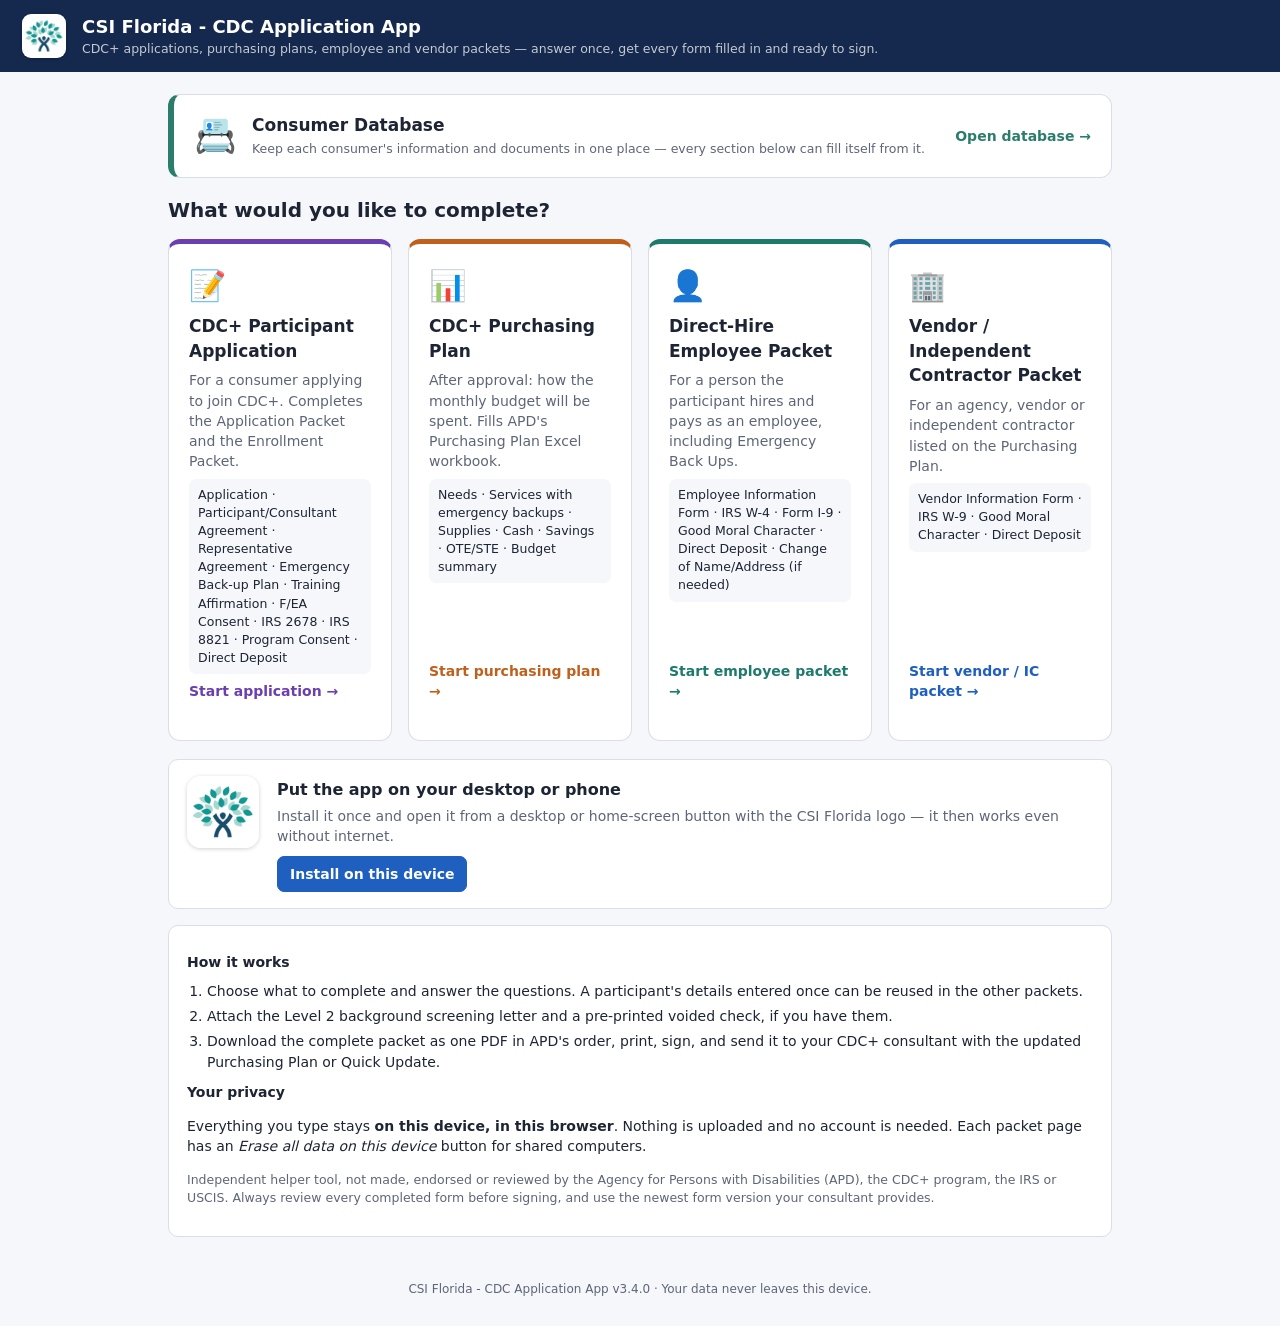
<file: index.html>
<!DOCTYPE html>
<html lang="en">
<head>
<meta charset="utf-8">
<meta name="viewport" content="width=device-width, initial-scale=1">
<title>CSI Florida - CDC Application App</title>
<meta name="description" content="Fill CDC+ provider paperwork once: Vendor / Independent Contractor packets and Direct-Hire Employee packets, ready to sign. Private: data stays on your device.">
<meta name="theme-color" content="#14294d">
<link rel="manifest" href="manifest.webmanifest">
<link rel="icon" href="favicon.ico" sizes="any">
<link rel="icon" type="image/png" sizes="32x32" href="icons/icon-32.png">
<link rel="icon" type="image/png" sizes="16x16" href="icons/icon-16.png">
<link rel="icon" type="image/png" sizes="192x192" href="icons/icon-192.png">
<link rel="apple-touch-icon" sizes="180x180" href="icons/apple-touch-icon.png">
<link rel="apple-touch-icon" sizes="152x152" href="icons/icon-152.png">
<link rel="apple-touch-icon" sizes="167x167" href="icons/icon-167.png">
<meta name="application-name" content="CSI Florida CDC">
<meta name="apple-mobile-web-app-title" content="CSI Florida CDC">
<meta name="apple-mobile-web-app-capable" content="yes">
<meta name="mobile-web-app-capable" content="yes">
<meta name="msapplication-TileColor" content="#ffffff">
<meta name="msapplication-TileImage" content="icons/icon-144.png">
<meta name="msapplication-config" content="browserconfig.xml">
<meta property="og:type" content="website">
<meta property="og:site_name" content="CSI Florida - CDC Application App">
<meta property="og:title" content="CSI Florida - CDC Application App · CSI Florida">
<meta property="og:description" content="Fill CDC+ provider paperwork once: Vendor / Independent Contractor packets and Direct-Hire Employee packets, ready to sign. Private: data stays on your device.">
<meta property="og:url" content="https://csiflorida.github.io/cdc-packet-builder/">
<meta property="og:image" content="https://csiflorida.github.io/cdc-packet-builder/icons/social-card.png">
<meta property="og:image:width" content="1200">
<meta property="og:image:height" content="630">
<meta name="twitter:card" content="summary_large_image">
<meta name="twitter:image" content="https://csiflorida.github.io/cdc-packet-builder/icons/social-card.png">
<link rel="stylesheet" href="app.css">
</head>
<body class="home">
<header>
  <img src="icons/icon-192.png" alt="CSI Florida logo" width="44" height="44" class="hdr-logo">
  <div>
    <h1>CSI Florida - CDC Application App</h1>
    <div class="sub">CDC+ applications, purchasing plans, employee and vendor packets — answer once, get every form filled in and ready to sign.</div>
  </div>
  <div class="hdr-btns"><button class="sm ghost hide" id="btnInstall">Install app</button></div>
</header>

<main class="home-wrap">
  <a class="dbbar" href="consumers.html">
    <span class="ico" aria-hidden="true">📇</span>
    <span><b>Consumer Database</b><span class="file" id="nDB">Keep each consumer's information and documents in one place — every section below can fill itself from it.</span></span>
    <span class="go">Open database →</span>
  </a>
  <h2 class="home-q">What would you like to complete?</h2>
  <div class="tiles four">
    <a class="tile t-app" href="application.html">
      <span class="tile-ico" aria-hidden="true">📝</span>
      <span class="tile-t">CDC+ Participant Application</span>
      <span class="tile-d">For a consumer applying to join CDC+. Completes the Application Packet and the Enrollment Packet.</span>
      <span class="tile-f">Application · Participant/Consultant Agreement · Representative Agreement · Emergency Back-up Plan · Training Affirmation · F/EA Consent · IRS 2678 · IRS 8821 · Program Consent · Direct Deposit</span>
      <span class="tile-go">Start application →</span>
      <span class="tile-n" id="nApp"></span>
    </a>
    <a class="tile t-pp" href="purchasing.html">
      <span class="tile-ico" aria-hidden="true">📊</span>
      <span class="tile-t">CDC+ Purchasing Plan</span>
      <span class="tile-d">After approval: how the monthly budget will be spent. Fills APD's Purchasing Plan Excel workbook.</span>
      <span class="tile-f">Needs · Services with emergency backups · Supplies · Cash · Savings · OTE/STE · Budget summary</span>
      <span class="tile-go">Start purchasing plan →</span>
      <span class="tile-n" id="nPP"></span>
    </a>
    <a class="tile t-emp" href="employee.html">
      <span class="tile-ico" aria-hidden="true">👤</span>
      <span class="tile-t">Direct-Hire Employee Packet</span>
      <span class="tile-d">For a person the participant hires and pays as an employee, including Emergency Back Ups.</span>
      <span class="tile-f">Employee Information Form · IRS W-4 · Form I-9 · Good Moral Character · Direct Deposit · Change of Name/Address (if needed)</span>
      <span class="tile-go">Start employee packet →</span>
      <span class="tile-n" id="nEmp"></span>
    </a>
    <a class="tile" href="vendor.html">
      <span class="tile-ico" aria-hidden="true">🏢</span>
      <span class="tile-t">Vendor / Independent Contractor Packet</span>
      <span class="tile-d">For an agency, vendor or independent contractor listed on the Purchasing Plan.</span>
      <span class="tile-f">Vendor Information Form · IRS W-9 · Good Moral Character · Direct Deposit</span>
      <span class="tile-go">Start vendor / IC packet →</span>
      <span class="tile-n" id="nVen"></span>
    </a>
  </div>


  <div class="card install-card" id="installCard">
    <img src="icons/icon-192.png" alt="CSI Florida logo" width="72" height="72">
    <div class="ic-body">
      <h3>Put the app on your desktop or phone</h3>
      <p id="installText">Install it once and open it from a desktop or home-screen button with the CSI Florida logo — it then works even without internet.</p>
      <div class="btnrow"><button class="pri" id="btnInstallBig">Install on this device</button></div>
      <div class="install-help hide" id="installHelp"></div>
    </div>
  </div>

  <div class="card home-info">
    <h3>How it works</h3>
    <ol class="steps">
      <li>Choose what to complete and answer the questions. A participant's details entered once can be reused in the other packets.</li>
      <li>Attach the Level 2 background screening letter and a pre-printed voided check, if you have them.</li>
      <li>Download the complete packet as one PDF in APD's order, print, sign, and send it to your CDC+ consultant with the updated Purchasing Plan or Quick Update.</li>
    </ol>
    <h3>Your privacy</h3>
    <p>Everything you type stays <b>on this device, in this browser</b>. Nothing is uploaded and no account is needed. Each packet page has an <i>Erase all data on this device</i> button for shared computers.</p>
    <p class="disclaimer">Independent helper tool, not made, endorsed or reviewed by the Agency for Persons with Disabilities (APD), the CDC+ program, the IRS or USCIS. Always review every completed form before signing, and use the newest form version your consultant provides.</p>
  </div>
</main>
<footer>CSI Florida - CDC Application App v<span id="ver"></span> · Your data never leaves this device.</footer>
<script src="version.js"></script>
<script>
  document.getElementById('ver').textContent = window.APP_VERSION;
  const count = k => { try { return ((JSON.parse(localStorage.getItem(k)) || {}).records || []).filter(r => r.data && (r.data.e_first || r.data.e_last || r.data.v_name)).length; } catch (e) { return 0; } };
  const nE = count('cdcEmpPacketRecords.v1'), nV = count('cdcPacketRecords.v1');
  const nA = (()=>{ try { return ((JSON.parse(localStorage.getItem('cdcAppRecords.v1')) || {}).records || []).filter(r => r.data && (r.data.p_first || r.data.p_last)).length; } catch (e) { return 0; } })();
  const nDB = (()=>{ try { return ((JSON.parse(localStorage.getItem('cdcConsumers.v1')) || {}).records || []).filter(r => r.data && (r.data.p_first || r.data.p_last)).length; } catch (e) { return 0; } })();
  if (nDB) document.getElementById('nDB').textContent = nDB + ' consumer' + (nDB > 1 ? 's' : '') + ' saved — every section below can fill itself from a profile.';
  const nP = (()=>{ try { return ((JSON.parse(localStorage.getItem('cdcPPRecords.v1')) || {}).records || []).filter(r => r.data && (r.data.p_first || r.data.p_last)).length; } catch (e) { return 0; } })();
  if (nP) document.getElementById('nPP').textContent = nP + ' saved plan' + (nP > 1 ? 's' : '');
  if (nA) document.getElementById('nApp').textContent = nA + ' saved application' + (nA > 1 ? 's' : '');
  if (nE) document.getElementById('nEmp').textContent = nE + ' saved employee' + (nE > 1 ? 's' : '');
  if (nV) document.getElementById('nVen').textContent = nV + ' saved provider' + (nV > 1 ? 's' : '');
  let deferred = null; const ib = document.getElementById('btnInstall');
  window.addEventListener('beforeinstallprompt', e => { e.preventDefault(); deferred = e; ib.classList.remove('hide'); });
  ib.onclick = async () => { if (!deferred) return; deferred.prompt(); await deferred.userChoice; deferred = null; ib.classList.add('hide'); };

  // Desktop / home-screen install
  const help = document.getElementById('installHelp'), big = document.getElementById('btnInstallBig');
  const standalone = matchMedia('(display-mode: standalone)').matches || navigator.standalone;
  if (standalone) { document.getElementById('installText').textContent = '✓ You are using the installed app.'; big.classList.add('hide'); }
  const ua = navigator.userAgent;
  const howTo = () => {
    if (/iPhone|iPad|iPod/.test(ua)) return 'On iPhone / iPad (Safari): tap the <b>Share</b> button, then <b>Add to Home Screen</b>.';
    if (/Android/.test(ua)) return 'On Android (Chrome): open the <b>⋮</b> menu and choose <b>Install app</b> or <b>Add to Home screen</b>.';
    if (/Edg\//.test(ua)) return 'In Microsoft Edge: open the <b>…</b> menu → <b>Apps</b> → <b>Install this site as an app</b>. It then appears on the desktop, Start menu and taskbar.';
    if (/Chrome\//.test(ua)) return 'In Google Chrome: click the <b>install icon</b> at the right end of the address bar, or open the <b>⋮</b> menu → <b>Cast, save and share</b> → <b>Install page as app</b>. Tick “Create desktop shortcut” if asked.';
    if (/Safari\//.test(ua) && /Macintosh/.test(ua)) return 'In Safari on Mac: open the <b>File</b> menu → <b>Add to Dock</b>.';
    if (/Firefox\//.test(ua)) return 'Firefox cannot install apps. Open this page in Chrome, Edge or Safari to install it, or bookmark it.';
    return 'Use your browser menu and choose <b>Install</b> or <b>Add to Home Screen</b>.';
  };
  big.onclick = async () => {
    if (deferred) { deferred.prompt(); const r = await deferred.userChoice; deferred = null; if (r.outcome === 'accepted') { big.classList.add('hide'); help.classList.add('hide'); } return; }
    help.innerHTML = howTo(); help.classList.remove('hide');
  };
  if ('serviceWorker' in navigator && location.protocol.startsWith('http')) navigator.serviceWorker.register('sw.js').catch(() => {});
</script>
</body>
</html>
</file>
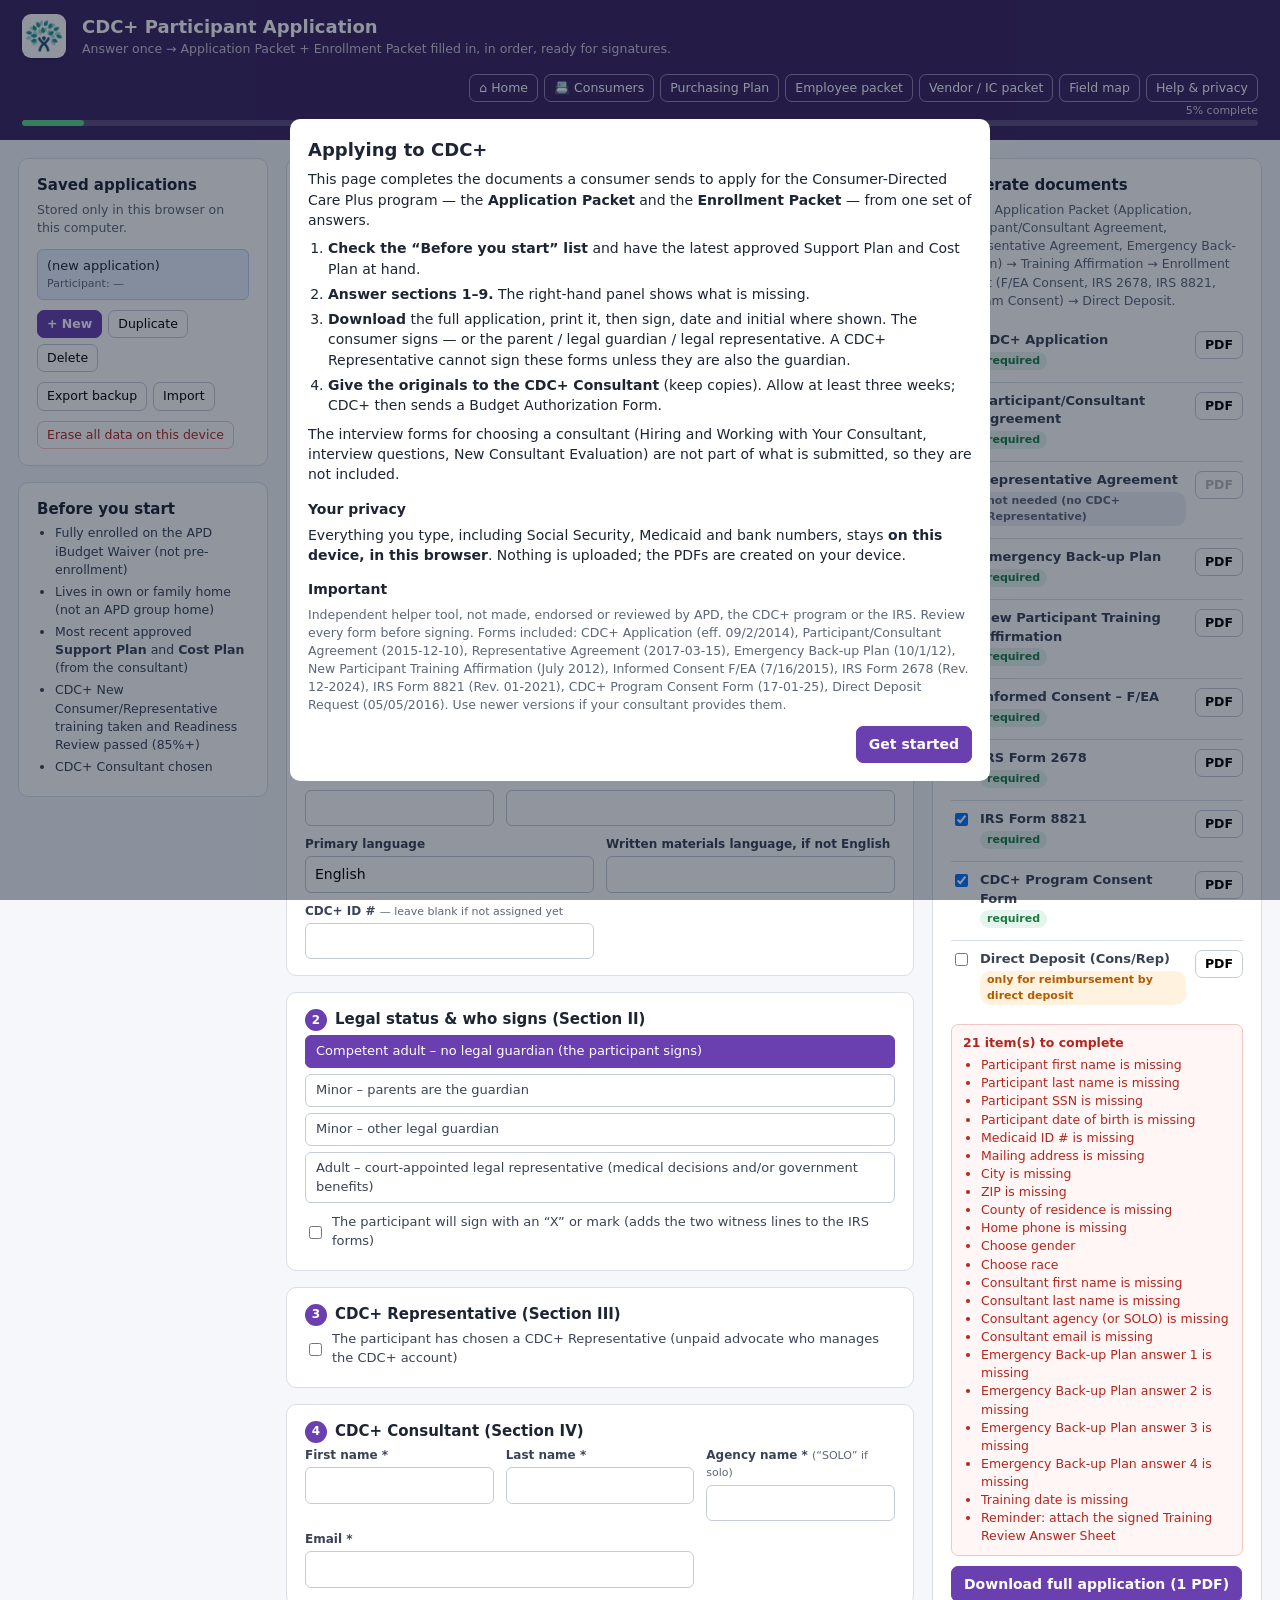
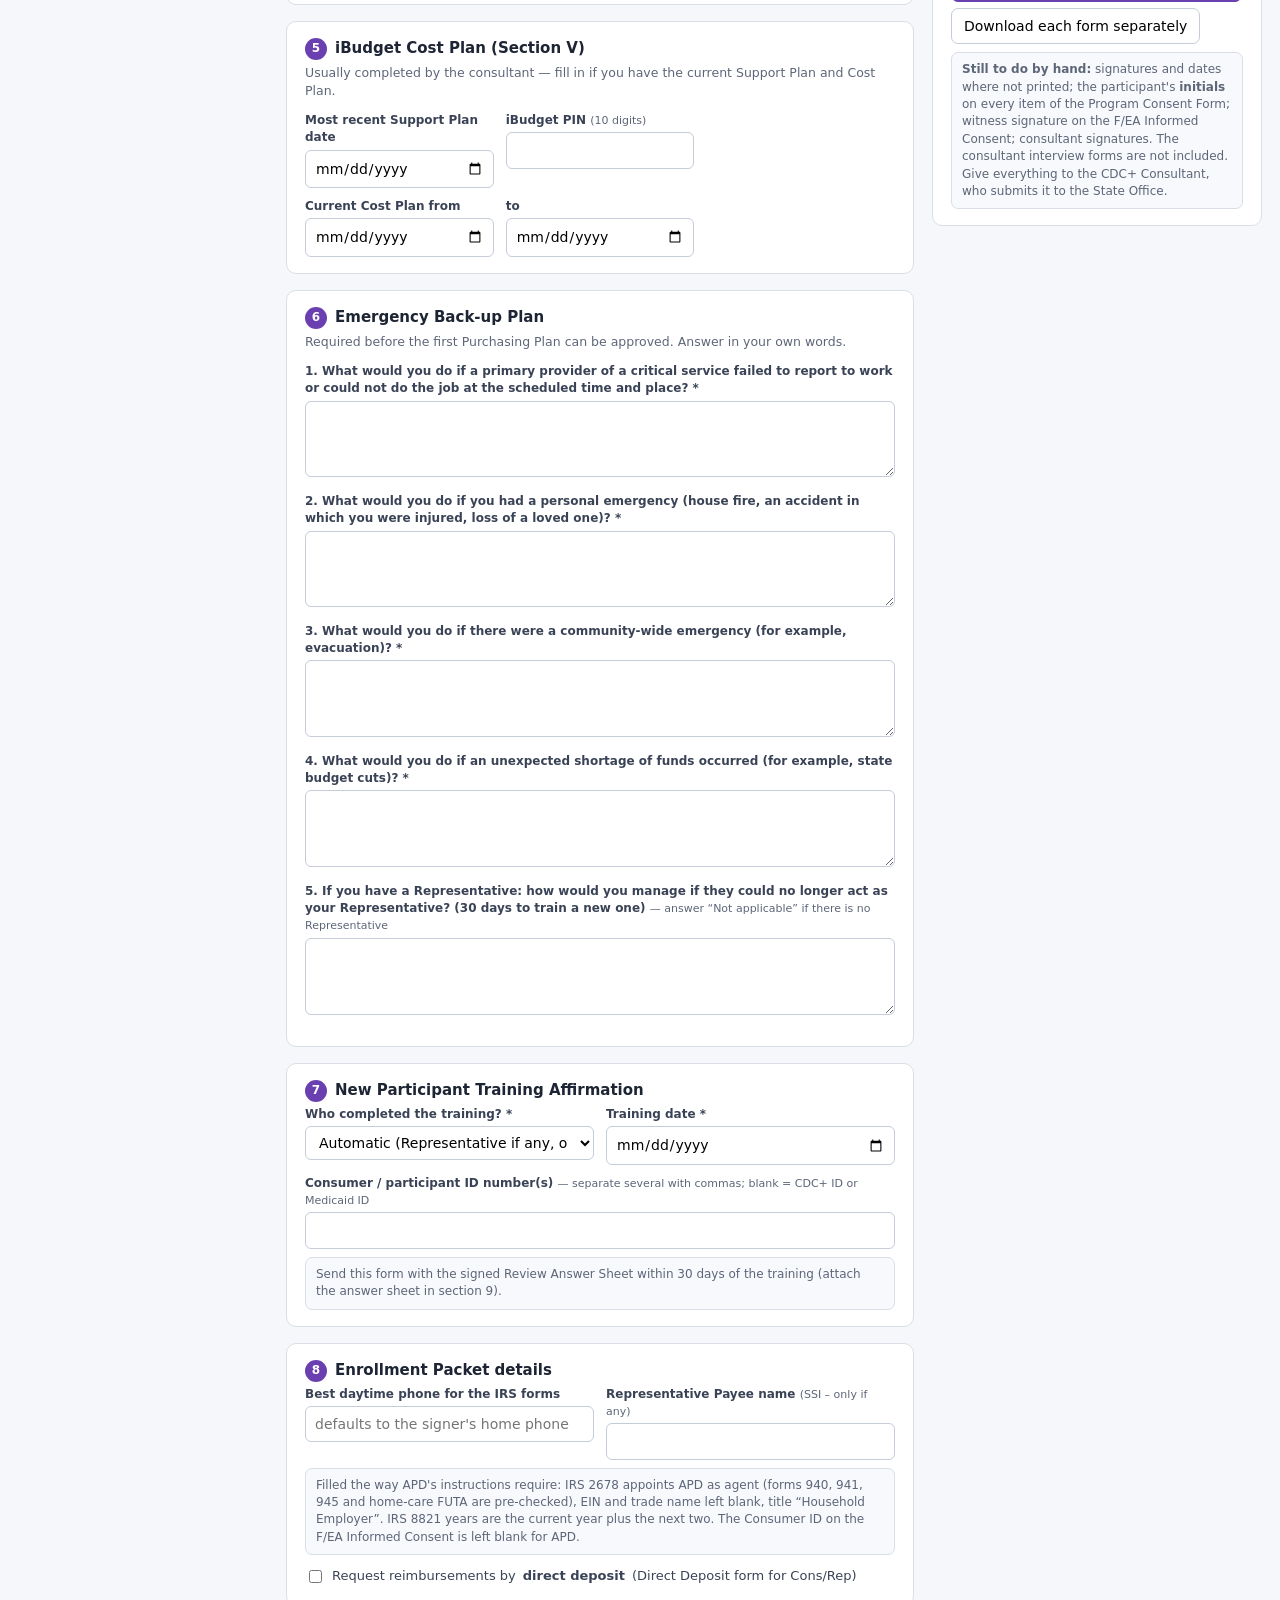
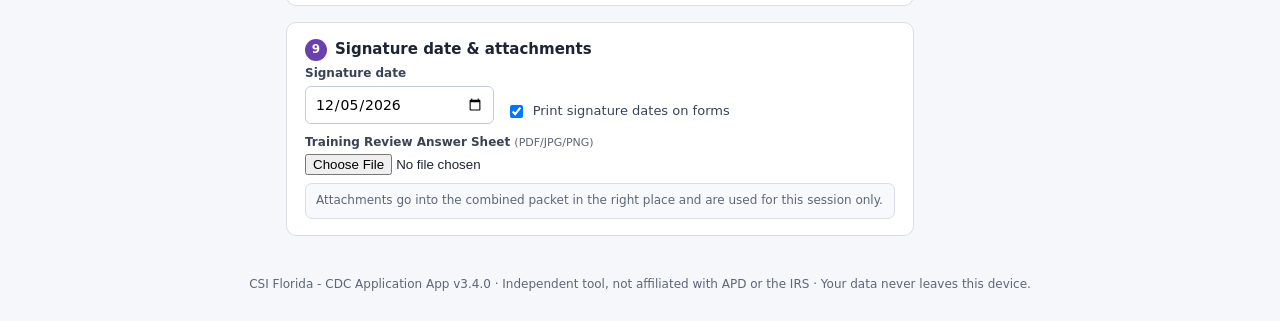
<file: application.html>
<!DOCTYPE html>
<html lang="en">
<head>
<meta charset="utf-8">
<meta name="viewport" content="width=device-width, initial-scale=1">
<title>Participant Application · CSI Florida - CDC Application App</title>
<meta name="description" content="Apply to CDC+: fill the Application Packet and Enrollment Packet once — Application, Emergency Back-up Plan, Representative Agreement, IRS 2678 and 8821, Program Consent, F/EA Informed Consent. Private: data stays on your device.">
<meta name="theme-color" content="#14294d">
<link rel="manifest" href="manifest.webmanifest">
<link rel="icon" href="favicon.ico" sizes="any">
<link rel="icon" type="image/png" sizes="32x32" href="icons/icon-32.png">
<link rel="icon" type="image/png" sizes="16x16" href="icons/icon-16.png">
<link rel="icon" type="image/png" sizes="192x192" href="icons/icon-192.png">
<link rel="apple-touch-icon" sizes="180x180" href="icons/apple-touch-icon.png">
<link rel="apple-touch-icon" sizes="152x152" href="icons/icon-152.png">
<link rel="apple-touch-icon" sizes="167x167" href="icons/icon-167.png">
<meta name="application-name" content="CSI Florida CDC">
<meta name="apple-mobile-web-app-title" content="CSI Florida CDC">
<meta name="apple-mobile-web-app-capable" content="yes">
<meta name="mobile-web-app-capable" content="yes">
<meta name="msapplication-TileColor" content="#ffffff">
<meta name="msapplication-TileImage" content="icons/icon-144.png">
<meta name="msapplication-config" content="browserconfig.xml">
<meta property="og:type" content="website">
<meta property="og:site_name" content="CSI Florida - CDC Application App">
<meta property="og:title" content="CDC+ Participant Application · CSI Florida">
<meta property="og:description" content="Apply to CDC+: fill the Application Packet and Enrollment Packet once — Application, Emergency Back-up Plan, Representative Agreement, IRS 2678 and 8821, Program Consent, F/EA Informed Consent. Private: data stays on your device.">
<meta property="og:url" content="https://csiflorida.github.io/cdc-packet-builder/application.html">
<meta property="og:image" content="https://csiflorida.github.io/cdc-packet-builder/icons/social-card.png">
<meta property="og:image:width" content="1200">
<meta property="og:image:height" content="630">
<meta name="twitter:card" content="summary_large_image">
<meta name="twitter:image" content="https://csiflorida.github.io/cdc-packet-builder/icons/social-card.png">
<link rel="stylesheet" href="app.css">
</head>
<body class="apl">
<header>
  <img src="icons/icon-192.png" alt="CSI Florida logo" width="44" height="44" class="hdr-logo">
  <div>
    <h1>CDC+ Participant Application</h1>
    <div class="sub">Answer once → Application Packet + Enrollment Packet filled in, in order, ready for signatures.</div>
  </div>
  <div class="hdr-btns">
    <a class="btn sm ghost" href="index.html">⌂ Home</a>
    <a class="btn sm ghost" href="consumers.html">📇 Consumers</a>
    <a class="btn sm ghost" href="purchasing.html">Purchasing Plan</a>
    <a class="btn sm ghost" href="employee.html">Employee packet</a>
    <a class="btn sm ghost" href="vendor.html">Vendor / IC packet</a>
    <button class="sm ghost hide" id="btnInstall">Install app</button>
    <button class="sm ghost" id="showMap">Field map</button>
    <button class="sm ghost" id="btnHelp">Help &amp; privacy</button>
  </div>
  <div class="progress" title="Required information completed"><div id="progBar"></div><span id="progTxt">0%</span></div>
</header>

<div class="wrap">
  <aside class="side">
    <div class="card">
      <h2>Saved applications</h2>
      <p class="hint">Stored only in this browser on this computer.</p>
      <div id="recList"></div>
      <div class="btnrow">
        <button class="sm pri" id="btnNew">+ New</button>
        <button class="sm" id="btnDup" title="Copy the participant's details into a new application">Duplicate</button>
        <button class="sm" id="btnDel">Delete</button>
      </div>
      <div class="btnrow">
        <button class="sm" id="btnExport">Export backup</button>
        <button class="sm" type="button" onclick="document.getElementById('imp').click()">Import</button>
        <input type="file" id="imp" accept=".json" class="hide">
      </div>
      <div class="btnrow"><button class="sm danger" id="btnWipe">Erase all data on this device</button></div>
    </div>
    <div class="card">
      <h2>Before you start</h2>
      <ul class="checklist">
        <li>Fully enrolled on the APD iBudget Waiver (not pre-enrollment)</li>
        <li>Lives in own or family home (not an APD group home)</li>
        <li>Most recent approved <b>Support Plan</b> and <b>Cost Plan</b> (from the consultant)</li>
        <li>CDC+ New Consumer/Representative training taken and Readiness Review passed (85%+)</li>
        <li>CDC+ Consultant chosen</li>
      </ul>
    </div>
  </aside>

  <main id="f">
    <section class="card">
      <h2><span class="n">1</span>Participant (Application Section I)</h2>
      <div class="pick hide"><select id="pPick"></select></div>
      <p class="hint">Legal name — no nicknames. Boxes on the Application are printed in CAPITAL letters automatically.</p>
      <div class="grid">
        <div class="c2"><label>First name *</label><input type="text" name="p_first"></div>
        <div class="c1"><label>MI</label><input type="text" name="p_mi" maxlength="1"></div>
        <div class="c3"><label>Last name *</label><input type="text" name="p_last"></div>
        <div class="c2"><label>Social Security # *</label><input type="text" name="p_ssn" inputmode="numeric"></div>
        <div class="c2"><label>Date of birth *</label><input type="date" name="p_dob"></div>
        <div class="c2"><label>Medicaid ID # * <span class="forms">(10 digits, on Support Plan)</span></label><input type="text" name="p_medicaid" inputmode="numeric" data-digits="10"></div>
        <div class="c2"><label>Gender *</label><div class="seg"><label><input type="radio" name="p_gender" value="Male">Male</label><label><input type="radio" name="p_gender" value="Female">Female</label></div></div>
        <div class="c4"><label>Race *</label><div class="seg">
          <label><input type="radio" name="p_race" value="White">White</label><label><input type="radio" name="p_race" value="Black">Black</label>
          <label><input type="radio" name="p_race" value="Native">Indian or Alaskan Native</label><label><input type="radio" name="p_race" value="Asian">Asian</label>
          <label><input type="radio" name="p_race" value="Hispanic">Latin/Hispanic</label><label><input type="radio" name="p_race" value="Other">Other</label></div></div>
        <div class="c2 raceother"><label>Other race</label><input type="text" name="p_race_other"></div>
        <div class="c6"><label>Mailing address * <span class="forms">— must be a physical street address (IRS forms do not accept a PO Box)</span></label><input type="text" name="p_street"></div>
        <div class="c6"><label>Address line 2</label><input type="text" name="p_street2"></div>
        <div class="c3"><label>City *</label><input type="text" name="p_city"></div>
        <div class="c1"><label>State</label><input type="text" name="p_state" maxlength="2" data-upper></div>
        <div class="c2"><label>ZIP *</label><input type="text" name="p_zip"></div>
        <div class="c2"><label>County of residence *</label><input type="text" name="p_county"></div>
        <div class="c2"><label>Home phone *</label><input type="tel" name="p_phone"></div>
        <div class="c2"><label>Alternate phone</label><input type="tel" name="p_phone_alt"></div>
        <div class="c2"><label>Fax</label><input type="tel" name="p_fax"></div>
        <div class="c4"><label>Email</label><input type="email" name="p_email"></div>
        <div class="c3"><label>Primary language</label><input type="text" name="p_lang" placeholder="English"></div>
        <div class="c3"><label>Written materials language, if not English</label><input type="text" name="p_lang_written"></div>
        <div class="c3"><label>CDC+ ID # <span class="forms">— leave blank if not assigned yet</span></label><input type="text" name="p_id"></div>
      </div>
    </section>

    <section class="card">
      <h2><span class="n">2</span>Legal status &amp; who signs (Section II)</h2>
      <div class="seg col">
        <label><input type="radio" name="legal_status" value="competent">Competent adult – no legal guardian (the participant signs)</label>
        <label><input type="radio" name="legal_status" value="minor_parent">Minor – parents are the guardian</label>
        <label><input type="radio" name="legal_status" value="minor_guardian">Minor – other legal guardian</label>
        <label><input type="radio" name="legal_status" value="adult_legal_rep">Adult – court-appointed legal representative (medical decisions and/or government benefits)</label>
      </div>
      <div class="competentonly" style="margin-top:10px"><label class="chk"><input type="checkbox" name="sign_mark">The participant will sign with an “X” or mark (adds the two witness lines to the IRS forms)</label></div>
      <div class="guardianonly" style="margin-top:12px">
        <p class="hint"><b>Parent / legal guardian / legal representative</b> — this person signs the application and enrollment forms. The CDC+ Representative cannot sign them unless they are also the guardian.</p>
        <div class="grid">
          <div class="c2"><label>First name *</label><input type="text" name="g_first"></div>
          <div class="c1"><label>MI</label><input type="text" name="g_mi" maxlength="1"></div>
          <div class="c3"><label>Last name *</label><input type="text" name="g_last"></div>
          <div class="c6"><label>Mailing address *</label><input type="text" name="g_street"></div>
          <div class="c3"><label>City *</label><input type="text" name="g_city"></div>
          <div class="c1"><label>State *</label><input type="text" name="g_state" maxlength="2" data-upper></div>
          <div class="c2"><label>ZIP *</label><input type="text" name="g_zip"></div>
          <div class="c2"><label>Home phone *</label><input type="tel" name="g_phone"></div>
          <div class="c2"><label>Alternate phone</label><input type="tel" name="g_phone_alt"></div>
        </div>
        <div class="note">The IRS requires proof of this person's authority to sign for the participant (for example a birth certificate for a parent, guardianship papers or power of attorney). Attach it in section 9 — without it, Forms 2678 and 8821 are returned.</div>
      </div>
    </section>

    <section class="card">
      <h2><span class="n">3</span>CDC+ Representative (Section III)</h2>
      <label class="chk"><input type="checkbox" name="has_rep">The participant has chosen a CDC+ Representative (unpaid advocate who manages the CDC+ account)</label>
      <input type="hidden" name="rep_name">
      <div class="reponly" style="margin-top:10px">
        <div class="grid">
          <div class="c2"><label>First name *</label><input type="text" name="r_first"></div>
          <div class="c1"><label>MI</label><input type="text" name="r_mi" maxlength="1"></div>
          <div class="c3"><label>Last name *</label><input type="text" name="r_last"></div>
          <div class="c6"><label>Legal mailing address *</label><input type="text" name="r_street"></div>
          <div class="c3"><label>City *</label><input type="text" name="r_city"></div>
          <div class="c1"><label>State *</label><input type="text" name="r_state" maxlength="2" data-upper></div>
          <div class="c2"><label>ZIP *</label><input type="text" name="r_zip"></div>
          <div class="c2"><label>Home phone</label><input type="tel" name="r_phone"></div>
          <div class="c2"><label>Cell phone</label><input type="tel" name="r_cell"></div>
          <div class="c2"><label>Work / alternate phone</label><input type="tel" name="r_work"></div>
          <div class="c2"><label>Fax</label><input type="tel" name="r_fax"></div>
          <div class="c4"><label>Email *</label><input type="email" name="r_email"></div>
          <div class="c6"><label>Relationship to participant *</label><div class="seg">
            <label><input type="radio" name="r_rel" value="Parent">Parent</label><label><input type="radio" name="r_rel" value="Spouse">Spouse</label>
            <label><input type="radio" name="r_rel" value="Other Relative">Other relative</label><label><input type="radio" name="r_rel" value="Friend">Friend</label></div></div>
          <div class="c3"><label>Primary language</label><input type="text" name="r_lang" placeholder="English"></div>
          <div class="c3"><label>Written materials language, if not English</label><input type="text" name="r_lang_written"></div>
        </div>
        <div class="note">The Representative must take the CDC+ training and pass the Readiness Review, and signs the Representative Agreement.</div>
      </div>
    </section>

    <section class="card">
      <h2><span class="n">4</span>CDC+ Consultant (Section IV)</h2>
      <div class="grid">
        <div class="c2"><label>First name *</label><input type="text" name="c_first"></div>
        <div class="c2"><label>Last name *</label><input type="text" name="c_last"></div>
        <div class="c2"><label>Agency name * <span class="forms">(“SOLO” if solo)</span></label><input type="text" name="c_agency"></div>
        <div class="c4"><label>Email *</label><input type="email" name="c_email"></div>
      </div>
    </section>

    <section class="card">
      <h2><span class="n">5</span>iBudget Cost Plan (Section V)</h2>
      <p class="hint">Usually completed by the consultant — fill in if you have the current Support Plan and Cost Plan.</p>
      <div class="grid">
        <div class="c2"><label>Most recent Support Plan date</label><input type="date" name="sp_date"></div>
        <div class="c2"><label>iBudget PIN <span class="forms">(10 digits)</span></label><input type="text" name="ibudget_pin" inputmode="numeric" data-digits="10"></div>
        <div class="c2"></div>
        <div class="c2"><label>Current Cost Plan from</label><input type="date" name="cp_from"></div>
        <div class="c2"><label>to</label><input type="date" name="cp_to"></div>
      </div>
    </section>

    <section class="card">
      <h2><span class="n">6</span>Emergency Back-up Plan</h2>
      <p class="hint">Required before the first Purchasing Plan can be approved. Answer in your own words.</p>
      <label>1. What would you do if a primary provider of a critical service failed to report to work or could not do the job at the scheduled time and place? *</label>
      <textarea name="ebu1" rows="3"></textarea>
      <label>2. What would you do if you had a personal emergency (house fire, an accident in which you were injured, loss of a loved one)? *</label>
      <textarea name="ebu2" rows="3"></textarea>
      <label>3. What would you do if there were a community-wide emergency (for example, evacuation)? *</label>
      <textarea name="ebu3" rows="3"></textarea>
      <label>4. What would you do if an unexpected shortage of funds occurred (for example, state budget cuts)? *</label>
      <textarea name="ebu4" rows="3"></textarea>
      <label>5. If you have a Representative: how would you manage if they could no longer act as your Representative? (30 days to train a new one) <span class="forms">— answer “Not applicable” if there is no Representative</span></label>
      <textarea name="ebu5" rows="3"></textarea>
    </section>

    <section class="card">
      <h2><span class="n">7</span>New Participant Training Affirmation</h2>
      <div class="grid">
        <div class="c3"><label>Who completed the training? *</label>
          <select name="tr_who"><option value="">Automatic (Representative if any, otherwise participant/guardian)</option><option value="participant">Participant</option><option value="guardian">Parent / guardian / legal representative</option><option value="rep">CDC+ Representative</option></select></div>
        <div class="c3"><label>Training date *</label><input type="date" name="tr_date"></div>
        <div class="c6"><label>Consumer / participant ID number(s) <span class="forms">— separate several with commas; blank = CDC+ ID or Medicaid ID</span></label><input type="text" name="tr_ids"></div>
      </div>
      <div class="note">Send this form with the signed Review Answer Sheet within 30 days of the training (attach the answer sheet in section 9).</div>
    </section>

    <section class="card">
      <h2><span class="n">8</span>Enrollment Packet details</h2>
      <div class="grid">
        <div class="c3"><label>Best daytime phone for the IRS forms</label><input type="tel" name="irs_phone" placeholder="defaults to the signer's home phone"></div>
        <div class="c3"><label>Representative Payee name <span class="forms">(SSI – only if any)</span></label><input type="text" name="payee_name"></div>
      </div>
      <div class="note">Filled the way APD's instructions require: IRS 2678 appoints APD as agent (forms 940, 941, 945 and home-care FUTA are pre-checked), EIN and trade name left blank, title “Household Employer”. IRS 8821 years are the current year plus the next two. The Consumer ID on the F/EA Informed Consent is left blank for APD.</div>
      <label class="chk" style="margin-top:12px"><input type="checkbox" name="dd_on">Request reimbursements by <b>direct deposit</b> (Direct Deposit form for Cons/Rep)</label>
      <div class="ddonly" style="margin-top:10px">
        <div class="grid">
          <div class="c3"><label>Account holder</label><select name="dd_holder"><option value="consumer">Participant (consumer)</option><option value="rep">CDC+ Representative</option></select></div>
          <div class="c3"><label>Account type *</label><div class="seg"><label><input type="radio" name="acct_type" value="Checking">Checking</label><label><input type="radio" name="acct_type" value="Savings">Savings</label></div></div>
          <div class="c6"><label>Bank name *</label><input type="text" name="bank_name"></div>
          <div class="c3"><label>Routing number (9 digits) *</label><input type="text" name="routing" inputmode="numeric" maxlength="9" data-digits="9"></div>
          <div class="c3"><label>Account number *</label><input type="text" name="account" inputmode="numeric"></div>
          <div class="c6"><label>Attaching</label><div class="seg"><label><input type="radio" name="dd_attach" value="check">Voided check (name machine-printed)</label><label><input type="radio" name="dd_attach" value="letter">Signed bank letter on letterhead</label></div></div>
        </div>
      </div>
    </section>

    <section class="card">
      <h2><span class="n">9</span>Signature date &amp; attachments</h2>
      <div class="grid">
        <div class="c2"><label>Signature date</label><input type="date" name="sign_date"></div>
        <div class="c4" style="align-self:end"><label class="chk"><input type="checkbox" name="fill_sign_date">Print signature dates on forms</label></div>
        <div class="c3 guardianonly"><label>Proof of authority to sign for the participant <span class="forms">(PDF/JPG/PNG)</span></label><input type="file" id="att_auth" data-att="authority" accept=".pdf,.png,.jpg,.jpeg"><div class="file" id="att_auth_n"></div></div>
        <div class="c3"><label>Training Review Answer Sheet <span class="forms">(PDF/JPG/PNG)</span></label><input type="file" id="att_review" data-att="review" accept=".pdf,.png,.jpg,.jpeg"><div class="file" id="att_review_n"></div></div>
        <div class="c3 ddonly"><label>Voided check / bank letter <span class="forms">(PDF/JPG/PNG)</span></label><input type="file" id="att_check" data-att="check" accept=".pdf,.png,.jpg,.jpeg"><div class="file" id="att_check_n"></div></div>
      </div>
      <div class="note">Attachments go into the combined packet in the right place and are used for this session only.</div>
    </section>
  </main>

  <aside class="side">
    <div class="card">
      <h2>Generate documents</h2>
      <p class="hint">Order: Application Packet (Application, Participant/Consultant Agreement, Representative Agreement, Emergency Back-up Plan) → Training Affirmation → Enrollment Packet (F/EA Consent, IRS 2678, IRS 8821, Program Consent) → Direct Deposit.</p>
      <div id="docList"></div>
      <div id="issues"></div>
      <div class="btnrow">
        <button class="pri" id="btnPacket">Download full application (1 PDF)</button>
        <button id="btnEach">Download each form separately</button>
      </div>
      <div class="note"><b>Still to do by hand:</b> signatures and dates where not printed; the participant's <b>initials</b> on every item of the Program Consent Form; witness signature on the F/EA Informed Consent; consultant signatures. The consultant interview forms are not included. Give everything to the CDC+ Consultant, who submits it to the State Office.</div>
    </div>
  </aside>
</div>

<div class="modal hide" id="helpModal"><div class="box" style="max-width:700px">
  <h2 style="margin:0 0 6px;font-size:18px">Applying to CDC+</h2>
  <p>This page completes the documents a consumer sends to apply for the Consumer-Directed Care Plus program — the <b>Application Packet</b> and the <b>Enrollment Packet</b> — from one set of answers.</p>
  <ol class="steps">
    <li><b>Check the “Before you start” list</b> and have the latest approved Support Plan and Cost Plan at hand.</li>
    <li><b>Answer sections 1–9.</b> The right-hand panel shows what is missing.</li>
    <li><b>Download</b> the full application, print it, then sign, date and initial where shown. The consumer signs — or the parent / legal guardian / legal representative. A CDC+ Representative cannot sign these forms unless they are also the guardian.</li>
    <li><b>Give the originals to the CDC+ Consultant</b> (keep copies). Allow at least three weeks; CDC+ then sends a Budget Authorization Form.</li>
  </ol>
  <p>The interview forms for choosing a consultant (Hiring and Working with Your Consultant, interview questions, New Consultant Evaluation) are not part of what is submitted, so they are not included.</p>
  <h3>Your privacy</h3>
  <p>Everything you type, including Social Security, Medicaid and bank numbers, stays <b>on this device, in this browser</b>. Nothing is uploaded; the PDFs are created on your device.</p>
  <h3>Important</h3>
  <p class="disclaimer">Independent helper tool, not made, endorsed or reviewed by APD, the CDC+ program or the IRS. Review every form before signing. Forms included: CDC+ Application (eff. 09/2/2014), Participant/Consultant Agreement (2015-12-10), Representative Agreement (2017-03-15), Emergency Back-up Plan (10/1/12), New Participant Training Affirmation (July 2012), Informed Consent F/EA (7/16/2015), IRS Form 2678 (Rev. 12-2024), IRS Form 8821 (Rev. 01-2021), CDC+ Program Consent Form (17-01-25), Direct Deposit Request (05/05/2016). Use newer versions if your consultant provides them.</p>
  <div style="text-align:right;margin-top:12px"><button class="pri" id="helpOk">Get started</button></div>
</div></div>
<footer>CSI Florida - CDC Application App v<span id="ver"></span> · Independent tool, not affiliated with APD or the IRS · Your data never leaves this device.</footer>
<div class="toast" id="toast"></div>
<div class="modal hide" id="mapModal"><div class="box">
  <div style="display:flex;justify-content:space-between;align-items:center"><h2 style="margin:0;font-size:16px">Master field → form field map</h2><button class="sm" onclick="document.getElementById('mapModal').classList.add('hide')">Close</button></div>
  <div id="mapTable" style="margin-top:10px"></div>
</div></div>

<script src="lib/pdf-lib.min.js"></script>
<script src="forms/tpl-common.js"></script>
<script src="forms/tpl-application.js"></script>
<script src="fill.js"></script>
<script src="fill-application.js"></script>
<script src="docs.js"></script>
<script src="version.js"></script>
<script src="core.js"></script>
<script src="application.js"></script>
</body>
</html>
</file>
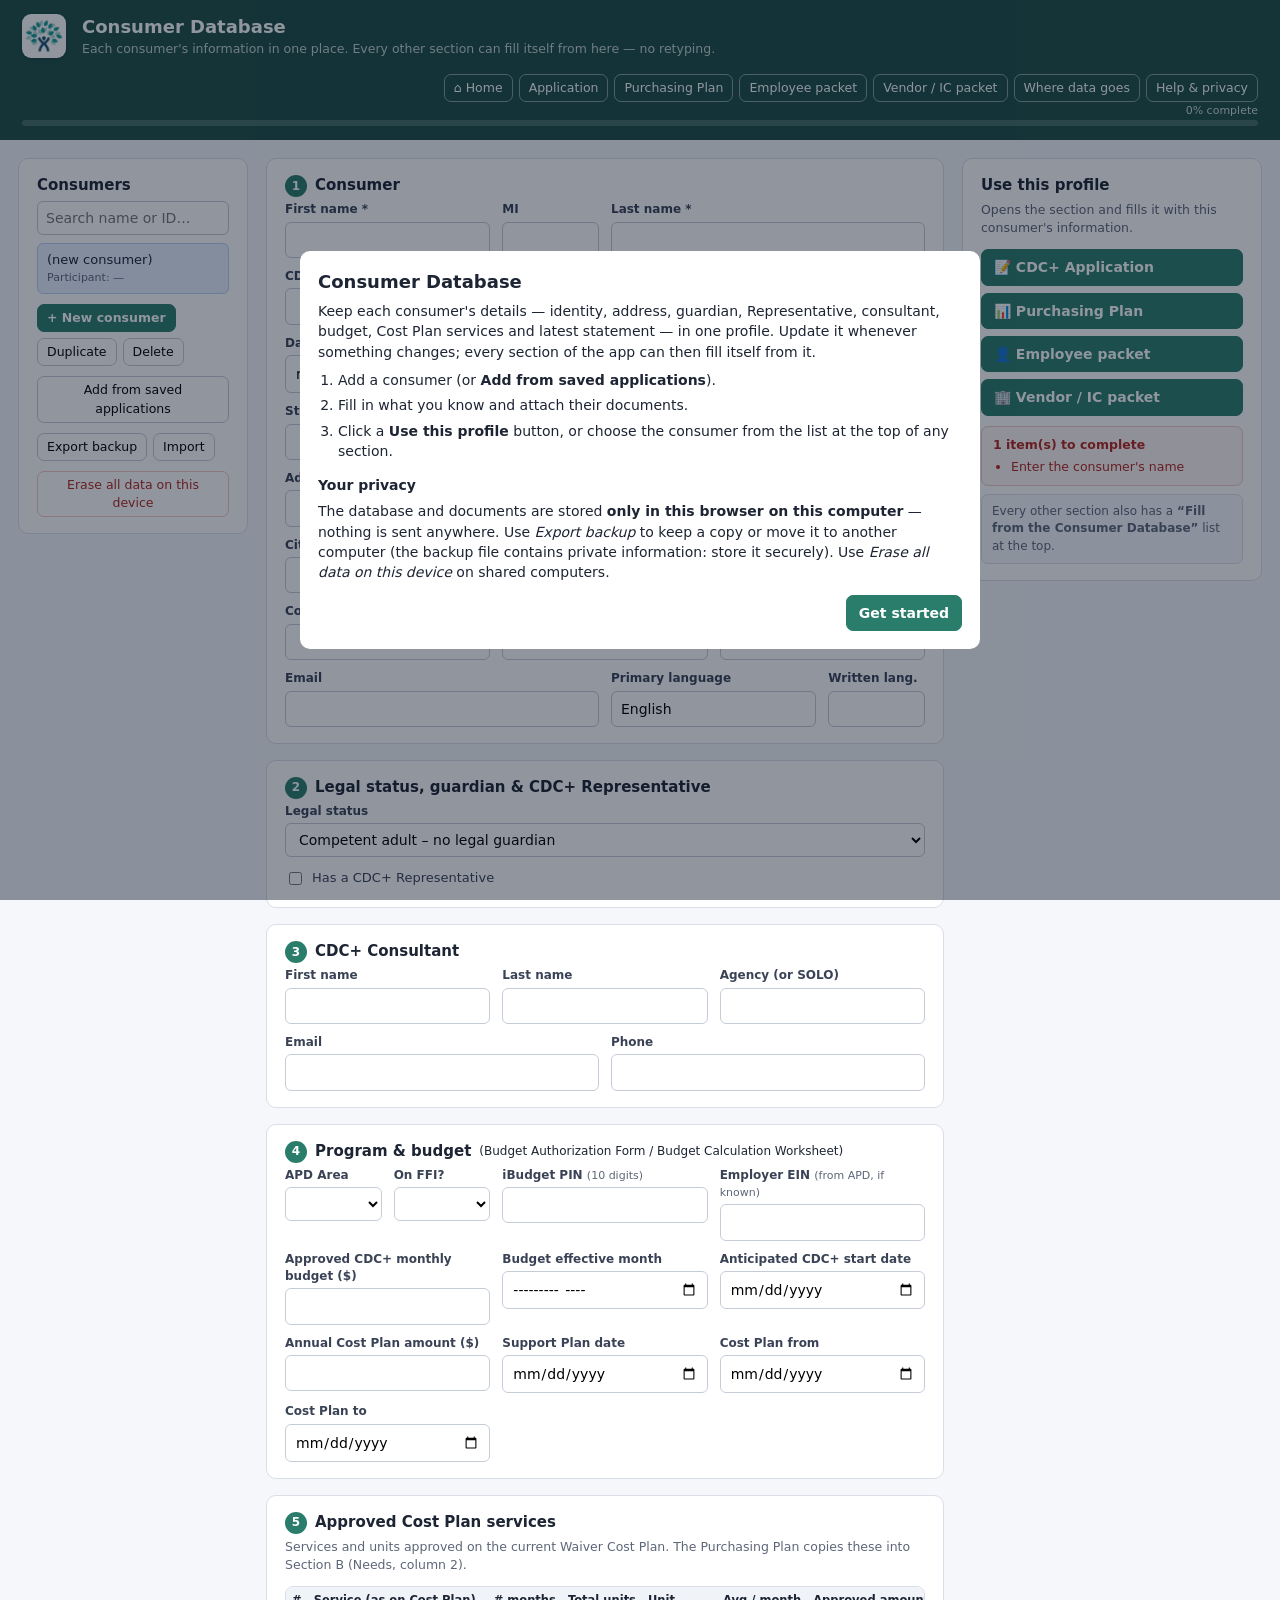
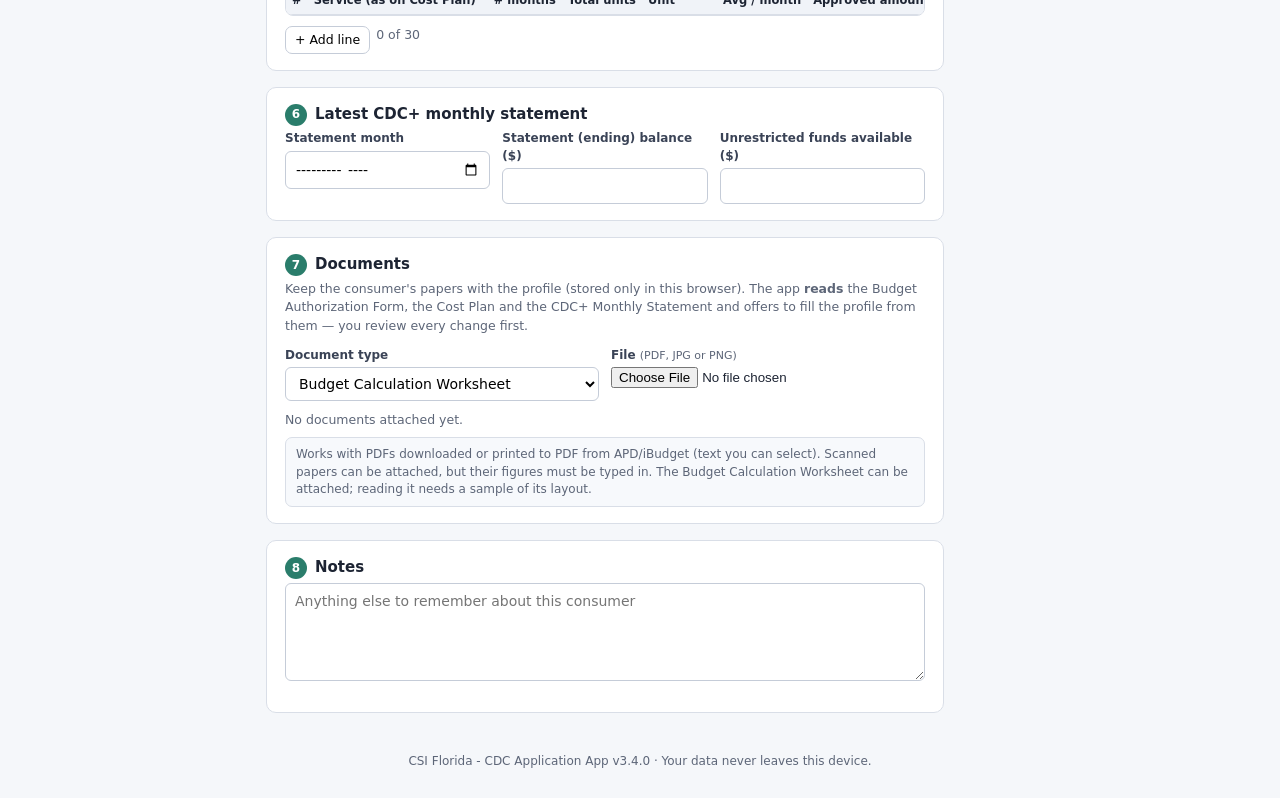
<file: consumers.html>
<!DOCTYPE html>
<html lang="en">
<head>
<meta charset="utf-8">
<meta name="viewport" content="width=device-width, initial-scale=1">
<title>Consumer Database · CSI Florida - CDC Application App</title>
<meta name="description" content="Keep each CDC+ consumer's information in one place — the app uses it to fill applications, purchasing plans and provider packets.">
<meta name="theme-color" content="#14294d">
<link rel="manifest" href="manifest.webmanifest">
<link rel="icon" href="favicon.ico" sizes="any">
<link rel="icon" type="image/png" sizes="32x32" href="icons/icon-32.png">
<link rel="apple-touch-icon" sizes="180x180" href="icons/apple-touch-icon.png">
<meta name="application-name" content="CSI Florida CDC">
<meta name="apple-mobile-web-app-title" content="CSI Florida CDC">
<link rel="stylesheet" href="app.css">
</head>
<body class="db">
<header>
  <img src="icons/icon-192.png" alt="CSI Florida logo" width="44" height="44" class="hdr-logo">
  <div>
    <h1>Consumer Database</h1>
    <div class="sub">Each consumer's information in one place. Every other section can fill itself from here — no retyping.</div>
  </div>
  <div class="hdr-btns">
    <a class="btn sm ghost" href="index.html">⌂ Home</a>
    <a class="btn sm ghost" href="application.html">Application</a>
    <a class="btn sm ghost" href="purchasing.html">Purchasing Plan</a>
    <a class="btn sm ghost" href="employee.html">Employee packet</a>
    <a class="btn sm ghost" href="vendor.html">Vendor / IC packet</a>
    <button class="sm ghost hide" id="btnInstall">Install app</button>
    <button class="sm ghost" id="showMap">Where data goes</button>
    <button class="sm ghost" id="btnHelp">Help &amp; privacy</button>
  </div>
  <div class="progress" title="Profile completeness"><div id="progBar"></div><span id="progTxt">0%</span></div>
</header>

<div class="wrap wide">
  <aside class="side">
    <div class="card">
      <h2>Consumers</h2>
      <input type="search" id="dbSearch" placeholder="Search name or ID…" style="width:100%;padding:6px 8px;border:1px solid #c5ccd8;border-radius:6px;margin-bottom:8px">
      <div id="recList"></div>
      <div class="btnrow">
        <button class="sm pri" id="btnNew">+ New consumer</button>
        <button class="sm" id="btnDup" title="Copy the participant fields into a new profile">Duplicate</button>
        <button class="sm" id="btnDel">Delete</button>
      </div>
      <div class="btnrow"><button class="sm" id="btnFromApps" title="Create profiles from the Participant Applications saved in this app">Add from saved applications</button></div>
      <div class="btnrow">
        <button class="sm" id="btnExport">Export backup</button>
        <button class="sm" type="button" onclick="document.getElementById('imp').click()">Import</button>
        <input type="file" id="imp" accept=".json" class="hide">
      </div>
      <div class="btnrow"><button class="sm danger" id="btnWipe">Erase all data on this device</button></div>
    </div>
  </aside>

  <main id="f">
    <section class="card">
      <h2><span class="n">1</span>Consumer</h2>
      <div class="pick hide"><select id="pPick"></select></div>
      <div class="grid">
        <div class="c2"><label>First name *</label><input type="text" name="p_first"></div>
        <div class="c1"><label>MI</label><input type="text" name="p_mi" maxlength="1"></div>
        <div class="c3"><label>Last name *</label><input type="text" name="p_last"></div>
        <div class="c2"><label>CDC+ ID #</label><input type="text" name="p_id" inputmode="numeric" data-digits="7"></div>
        <div class="c2"><label>Medicaid ID # <span class="forms">(10 digits)</span></label><input type="text" name="p_medicaid" inputmode="numeric" data-digits="10"></div>
        <div class="c2"><label>Social Security #</label><input type="text" name="p_ssn" inputmode="numeric"></div>
        <div class="c2"><label>Date of birth</label><input type="date" name="p_dob"></div>
        <div class="c2"><label>Gender</label><div class="seg"><label><input type="radio" name="p_gender" value="Male">Male</label><label><input type="radio" name="p_gender" value="Female">Female</label></div></div>
        <div class="c2"><label>Race</label><select name="p_race"><option value=""></option><option value="White">White</option><option value="Black">Black</option><option value="Native">Indian or Alaskan Native</option><option value="Asian">Asian</option><option value="Hispanic">Latin/Hispanic</option><option value="Other">Other</option></select></div>
        <div class="c6"><label>Street address <span class="forms">(physical — no PO Box)</span></label><input type="text" name="p_street"></div>
        <div class="c6"><label>Address line 2</label><input type="text" name="p_street2"></div>
        <div class="c3"><label>City</label><input type="text" name="p_city"></div>
        <div class="c1"><label>State</label><input type="text" name="p_state" maxlength="2" data-upper></div>
        <div class="c2"><label>ZIP</label><input type="text" name="p_zip"></div>
        <div class="c2"><label>County</label><input type="text" name="p_county"></div>
        <div class="c2"><label>Home phone</label><input type="tel" name="p_phone"></div>
        <div class="c2"><label>Alternate phone</label><input type="tel" name="p_phone_alt"></div>
        <div class="c3"><label>Email</label><input type="email" name="p_email"></div>
        <div class="c2"><label>Primary language</label><input type="text" name="p_lang" placeholder="English"></div>
        <div class="c1"><label>Written lang.</label><input type="text" name="p_lang_written"></div>
      </div>
    </section>

    <section class="card">
      <h2><span class="n">2</span>Legal status, guardian &amp; CDC+ Representative</h2>
      <div class="grid">
        <div class="c6"><label>Legal status</label><select name="legal_status"><option value="competent">Competent adult – no legal guardian</option><option value="minor_parent">Minor – parents are the guardian</option><option value="minor_guardian">Minor – other legal guardian</option><option value="adult_legal_rep">Adult – court-appointed legal representative</option></select></div>
      </div>
      <div class="grid guardianonly" style="margin-top:8px">
        <div class="c2"><label>Guardian first name</label><input type="text" name="g_first"></div>
        <div class="c1"><label>MI</label><input type="text" name="g_mi" maxlength="1"></div>
        <div class="c3"><label>Guardian last name</label><input type="text" name="g_last"></div>
        <div class="c6"><label>Guardian address</label><input type="text" name="g_street"></div>
        <div class="c3"><label>City</label><input type="text" name="g_city"></div>
        <div class="c1"><label>State</label><input type="text" name="g_state" maxlength="2" data-upper></div>
        <div class="c2"><label>ZIP</label><input type="text" name="g_zip"></div>
        <div class="c2"><label>Phone</label><input type="tel" name="g_phone"></div>
        <div class="c2"><label>Alternate phone</label><input type="tel" name="g_phone_alt"></div>
      </div>
      <label class="chk" style="margin-top:12px"><input type="checkbox" name="has_rep">Has a CDC+ Representative</label>
      <input type="hidden" name="rep_name">
      <div class="grid reponly" style="margin-top:8px">
        <div class="c2"><label>Representative first name</label><input type="text" name="r_first"></div>
        <div class="c1"><label>MI</label><input type="text" name="r_mi" maxlength="1"></div>
        <div class="c3"><label>Representative last name</label><input type="text" name="r_last"></div>
        <div class="c6"><label>Address</label><input type="text" name="r_street"></div>
        <div class="c3"><label>City</label><input type="text" name="r_city"></div>
        <div class="c1"><label>State</label><input type="text" name="r_state" maxlength="2" data-upper></div>
        <div class="c2"><label>ZIP</label><input type="text" name="r_zip"></div>
        <div class="c2"><label>Home phone</label><input type="tel" name="r_phone"></div>
        <div class="c2"><label>Cell</label><input type="tel" name="r_cell"></div>
        <div class="c2"><label>Email</label><input type="email" name="r_email"></div>
        <div class="c3"><label>Relationship</label><select name="r_rel"><option value=""></option><option>Parent</option><option>Spouse</option><option>Other Relative</option><option>Friend</option></select></div>
      </div>
    </section>

    <section class="card">
      <h2><span class="n">3</span>CDC+ Consultant</h2>
      <div class="grid">
        <div class="c2"><label>First name</label><input type="text" name="c_first"></div>
        <div class="c2"><label>Last name</label><input type="text" name="c_last"></div>
        <div class="c2"><label>Agency (or SOLO)</label><input type="text" name="c_agency"></div>
        <div class="c3"><label>Email</label><input type="email" name="c_email"></div>
        <div class="c3"><label>Phone</label><input type="tel" name="c_phone"></div>
      </div>
    </section>

    <section class="card">
      <h2><span class="n">4</span>Program &amp; budget <span class="forms" style="font-weight:400;font-size:12px">(Budget Authorization Form / Budget Calculation Worksheet)</span></h2>
      <div class="grid">
        <div class="c1"><label>APD Area</label><select name="area"><option value=""></option></select></div>
        <div class="c1"><label>On FFI?</label><select name="ffi"><option value=""></option><option>No</option><option>Yes</option></select></div>
        <div class="c2"><label>iBudget PIN <span class="forms">(10 digits)</span></label><input type="text" name="ibudget_pin" inputmode="numeric" data-digits="10"></div>
        <div class="c2"><label>Employer EIN <span class="forms">(from APD, if known)</span></label><input type="text" name="p_ein"></div>
        <div class="c2"><label>Approved CDC+ monthly budget ($)</label><input type="text" name="budget" inputmode="decimal"></div>
        <div class="c2"><label>Budget effective month</label><input type="month" name="budget_month"></div>
        <div class="c2"><label>Anticipated CDC+ start date</label><input type="date" name="cdc_start"></div>
        <div class="c2"><label>Annual Cost Plan amount ($)</label><input type="text" name="cp_annual" inputmode="decimal"></div>
        <div class="c2"><label>Support Plan date</label><input type="date" name="sp_date"></div>
        <div class="c2"><label>Cost Plan from</label><input type="date" name="cp_from"></div>
        <div class="c2"><label>Cost Plan to</label><input type="date" name="cp_to"></div>
      </div>
    </section>

    <section class="card">
      <h2><span class="n">5</span>Approved Cost Plan services</h2>
      <p class="hint">Services and units approved on the current Waiver Cost Plan. The Purchasing Plan copies these into Section B (Needs, column 2).</p>
      <div class="gridtbl" id="g_cps"></div>
      <input type="hidden" name="tbl_cps">
    </section>

    <section class="card">
      <h2><span class="n">6</span>Latest CDC+ monthly statement</h2>
      <div class="grid">
        <div class="c2"><label>Statement month</label><input type="month" name="st_date"></div>
        <div class="c2"><label>Statement (ending) balance ($)</label><input type="text" name="st_balance" inputmode="decimal"></div>
        <div class="c2"><label>Unrestricted funds available ($)</label><input type="text" name="unrestricted" inputmode="decimal"></div>
      </div>
    </section>

    <section class="card">
      <h2><span class="n">7</span>Documents</h2>
      <p class="hint">Keep the consumer's papers with the profile (stored only in this browser). The app <b>reads</b> the Budget Authorization Form, the Cost Plan and the CDC+ Monthly Statement and offers to fill the profile from them — you review every change first.</p>
      <div class="grid">
        <div class="c3"><label>Document type</label><select id="docKind">
          <option>Budget Calculation Worksheet</option><option>Budget Authorization Form</option><option>Cost Plan</option><option>Support Plan</option>
          <option>CDC+ Monthly Statement</option><option>Other</option></select></div>
        <div class="c3"><label>File <span class="forms">(PDF, JPG or PNG)</span></label><input type="file" id="docFile" accept=".pdf,.png,.jpg,.jpeg"></div>
      </div>
      <div id="docListDB" style="margin-top:10px"></div>
      <div class="note">Works with PDFs downloaded or printed to PDF from APD/iBudget (text you can select). Scanned papers can be attached, but their figures must be typed in. The Budget Calculation Worksheet can be attached; reading it needs a sample of its layout.</div>
    </section>

    <section class="card">
      <h2><span class="n">8</span>Notes</h2>
      <textarea name="notes" rows="4" placeholder="Anything else to remember about this consumer"></textarea>
    </section>
  </main>

  <aside class="side">
    <div class="card">
      <h2>Use this profile</h2>
      <p class="hint">Opens the section and fills it with this consumer's information.</p>
      <div class="uselinks">
        <button class="pri" data-go="application.html">📝 CDC+ Application</button>
        <button class="pri" data-go="purchasing.html">📊 Purchasing Plan</button>
        <button class="pri" data-go="employee.html">👤 Employee packet</button>
        <button class="pri" data-go="vendor.html">🏢 Vendor / IC packet</button>
      </div>
      <div id="docList" class="hide"></div>
      <div id="issues"></div>
      <div class="note">Every other section also has a <b>“Fill from the Consumer Database”</b> list at the top.</div>
    </div>
  </aside>
</div>

<div class="modal hide" id="helpModal"><div class="box" style="max-width:680px">
  <h2 style="margin:0 0 6px;font-size:18px">Consumer Database</h2>
  <p>Keep each consumer's details — identity, address, guardian, Representative, consultant, budget, Cost Plan services and latest statement — in one profile. Update it whenever something changes; every section of the app can then fill itself from it.</p>
  <ol class="steps">
    <li>Add a consumer (or <b>Add from saved applications</b>).</li>
    <li>Fill in what you know and attach their documents.</li>
    <li>Click a <b>Use this profile</b> button, or choose the consumer from the list at the top of any section.</li>
  </ol>
  <h3>Your privacy</h3>
  <p>The database and documents are stored <b>only in this browser on this computer</b> — nothing is sent anywhere. Use <i>Export backup</i> to keep a copy or move it to another computer (the backup file contains private information: store it securely). Use <i>Erase all data on this device</i> on shared computers.</p>
  <div style="text-align:right;margin-top:12px"><button class="pri" id="helpOk">Get started</button></div>
</div></div>
<footer>CSI Florida - CDC Application App v<span id="ver"></span> · Your data never leaves this device.</footer>
<div class="toast" id="toast"></div>
<div class="modal hide" id="readModal"><div class="box" style="max-width:820px">
  <h2 style="margin:0 0 4px;font-size:17px" id="rdTitle">Read document</h2>
  <div id="rdBody"></div>
  <div class="btnrow" style="justify-content:flex-end;margin-top:12px">
    <button id="rdCancel">Cancel</button>
    <button id="rdNew" class="hide">Create a new consumer from it</button>
    <button class="pri" id="rdApply">Apply selected to this profile</button>
  </div>
</div></div>
<div class="modal hide" id="mapModal"><div class="box">
  <div style="display:flex;justify-content:space-between;align-items:center"><h2 style="margin:0;font-size:16px">Where the profile data is used</h2><button class="sm" onclick="document.getElementById('mapModal').classList.add('hide')">Close</button></div>
  <div id="mapTable" style="margin-top:10px"></div>
</div></div>

<script src="fill-purchasing.js"></script>
<script src="grid.js"></script>
<script src="docs.js"></script>
<script src="lib/pdf.min.js"></script>
<script src="readers.js"></script>
<script src="version.js"></script>
<script src="core.js"></script>
<script src="consumers.js"></script>
</body>
</html>
</file>
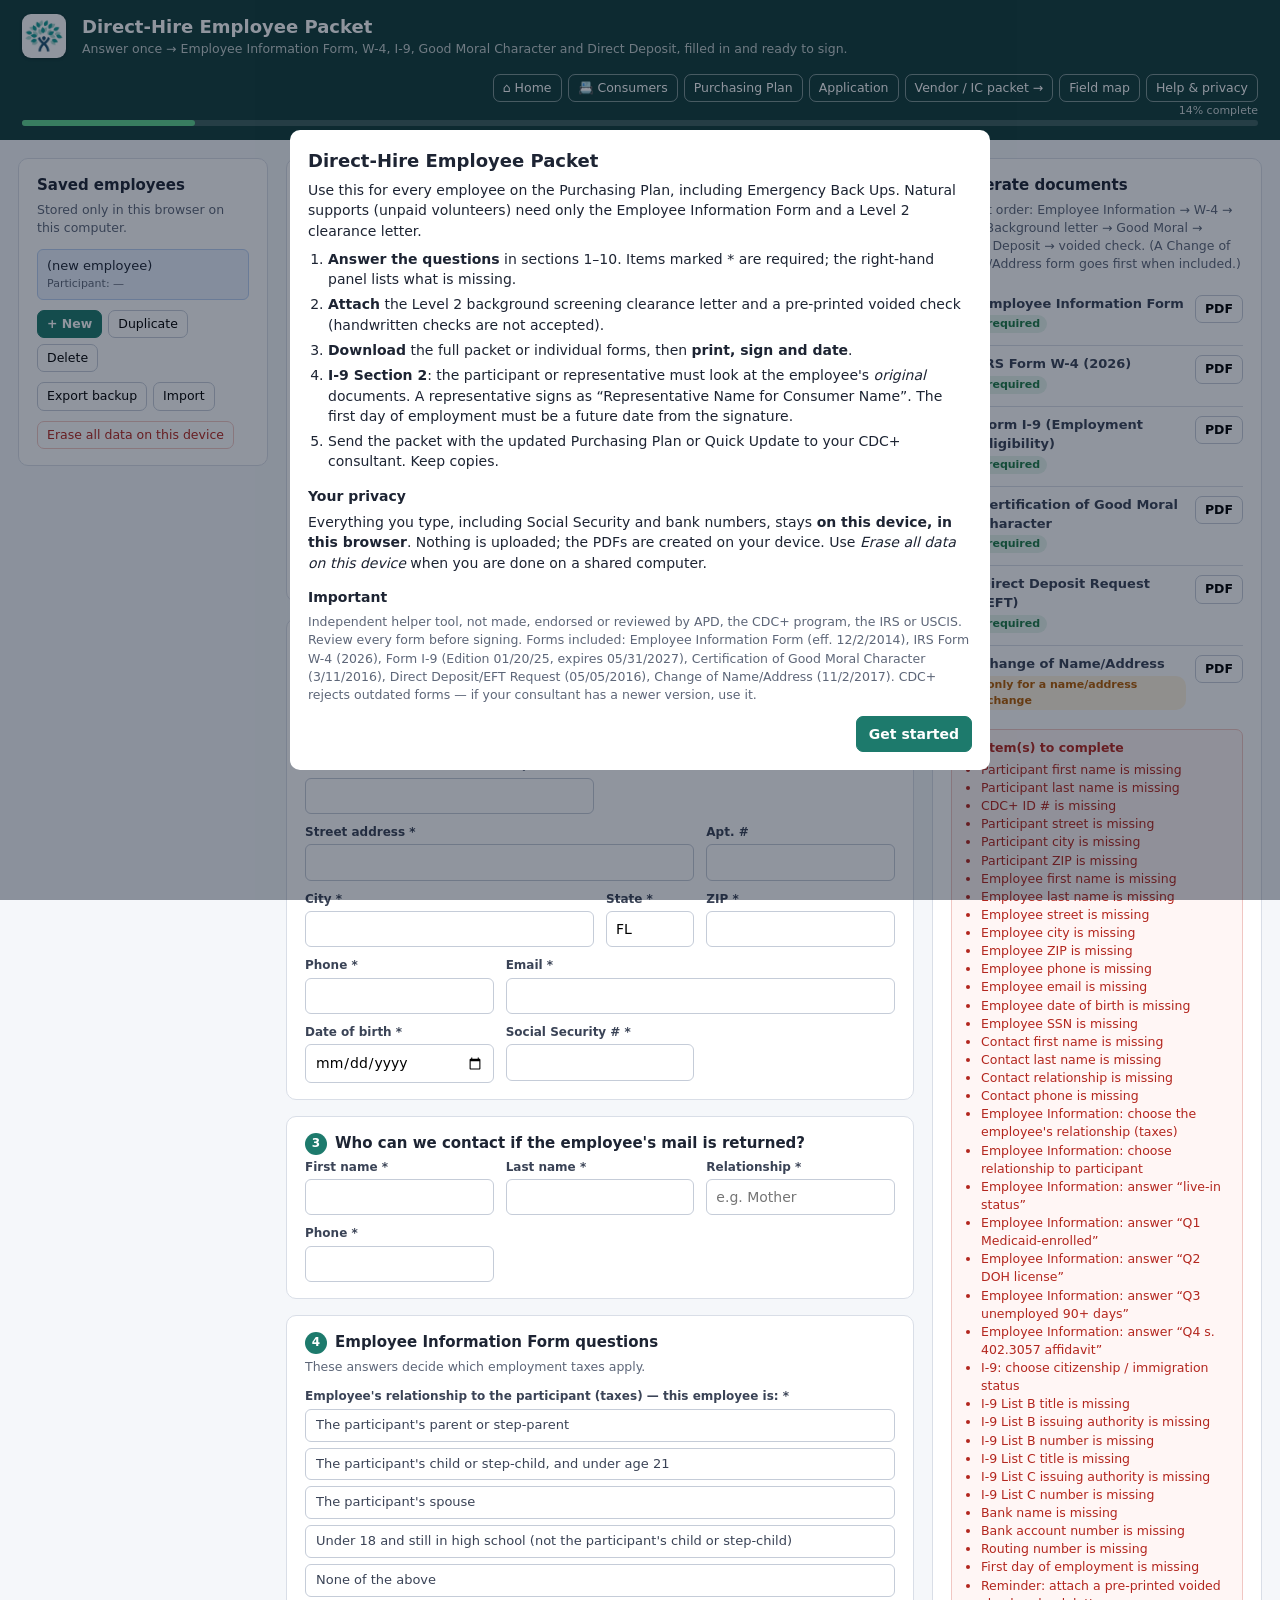
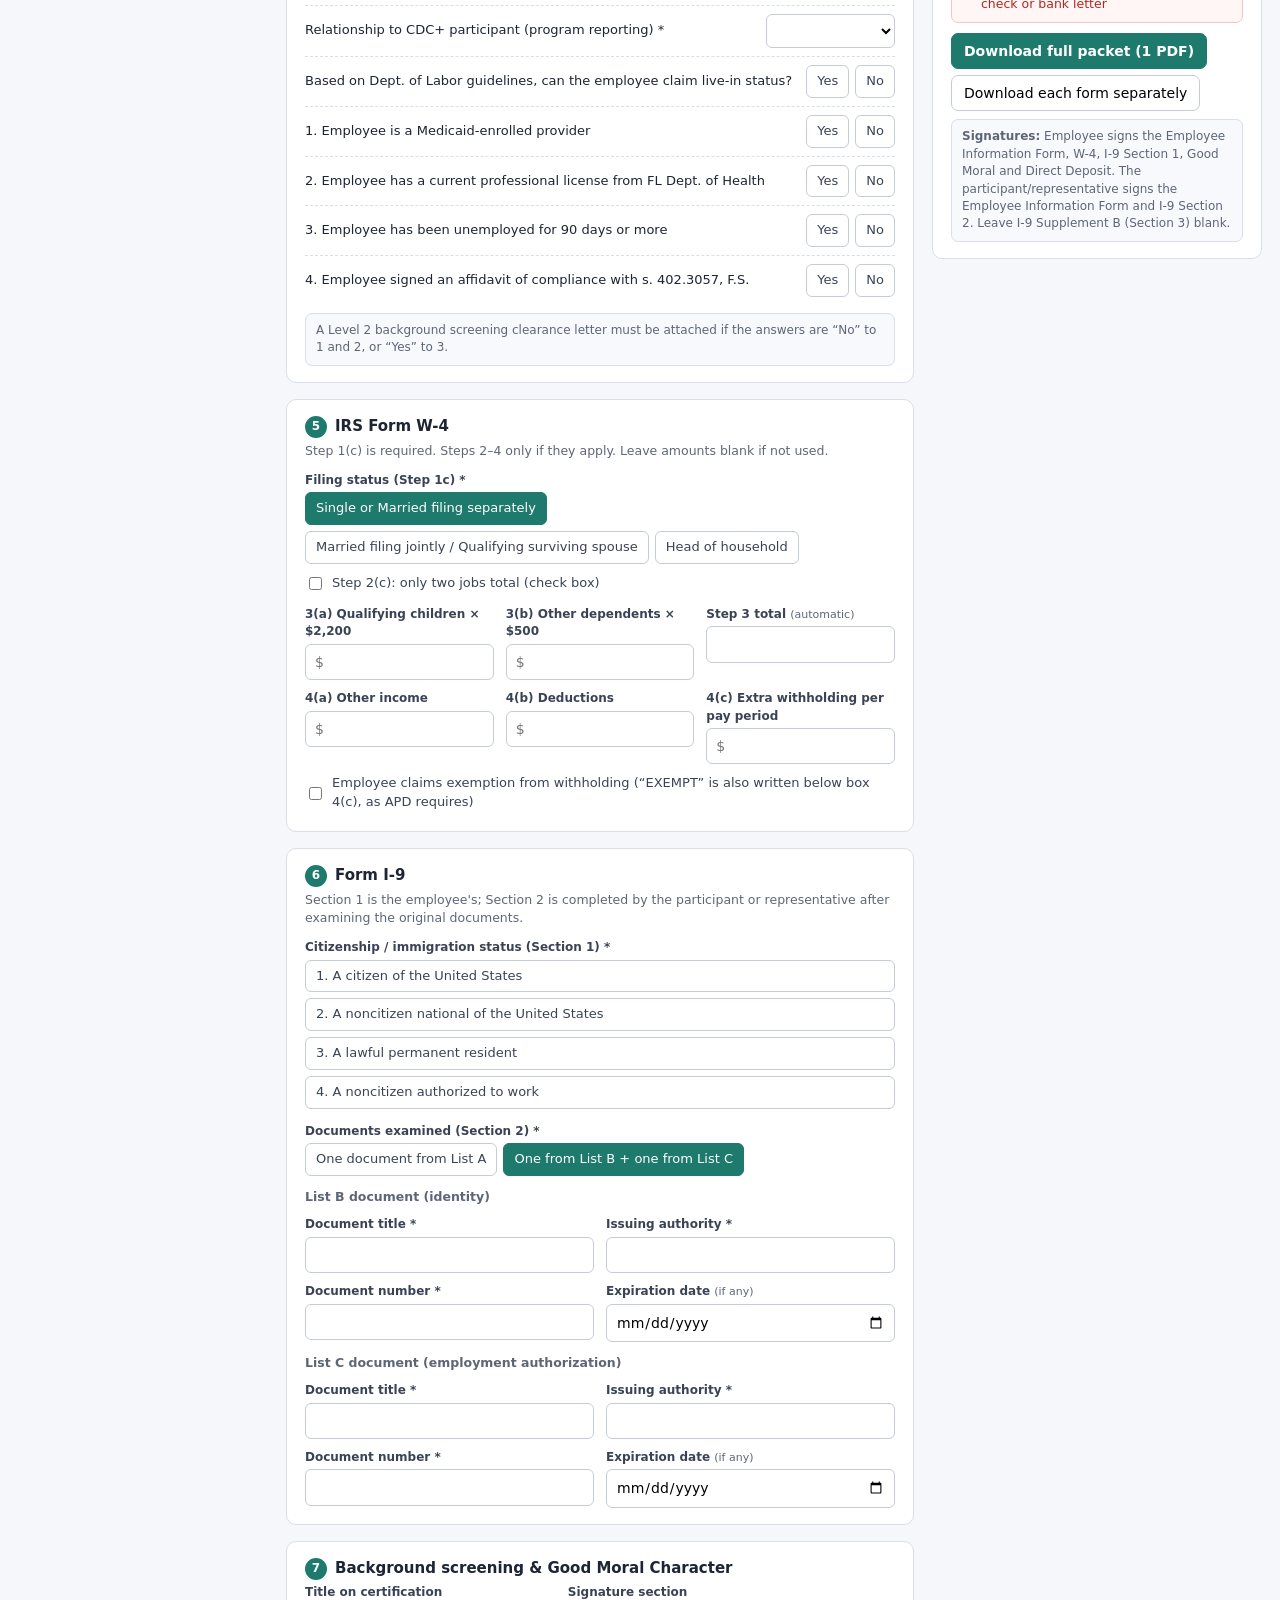
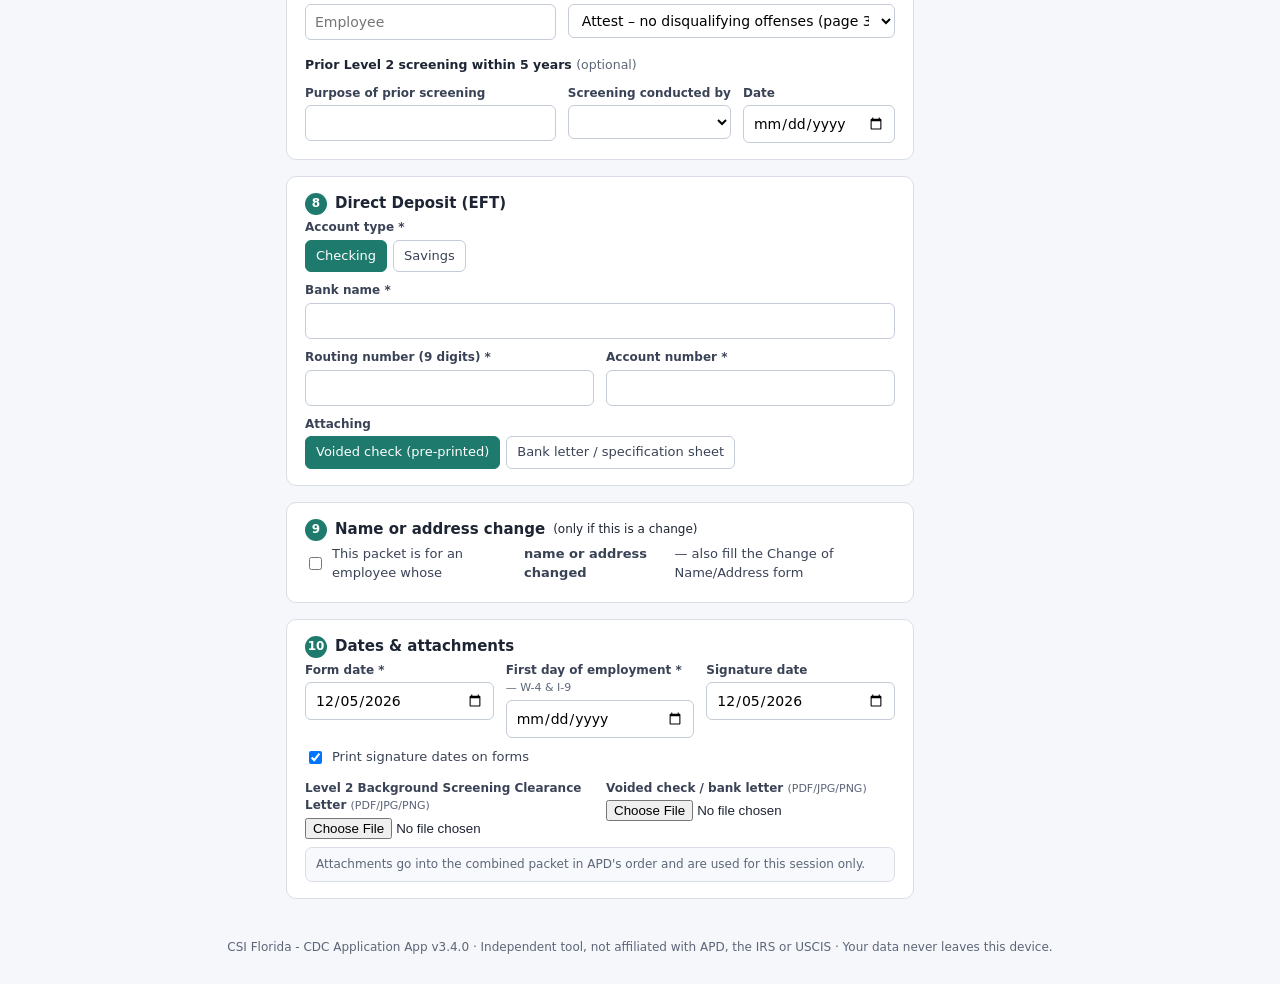
<file: employee.html>
<!DOCTYPE html>
<html lang="en">
<head>
<meta charset="utf-8">
<meta name="viewport" content="width=device-width, initial-scale=1">
<title>Direct-Hire Employee Packet · CSI Florida - CDC Application App</title>
<meta name="description" content="Fill the CDC+ Direct-Hire Employee packet once: Employee Information Form, W-4, I-9, Good Moral Character, Direct Deposit and Change of Name/Address. Private: data stays on your device.">
<meta name="theme-color" content="#14294d">
<link rel="manifest" href="manifest.webmanifest">
<link rel="icon" href="favicon.ico" sizes="any">
<link rel="icon" type="image/png" sizes="32x32" href="icons/icon-32.png">
<link rel="icon" type="image/png" sizes="16x16" href="icons/icon-16.png">
<link rel="icon" type="image/png" sizes="192x192" href="icons/icon-192.png">
<link rel="apple-touch-icon" sizes="180x180" href="icons/apple-touch-icon.png">
<link rel="apple-touch-icon" sizes="152x152" href="icons/icon-152.png">
<link rel="apple-touch-icon" sizes="167x167" href="icons/icon-167.png">
<meta name="application-name" content="CSI Florida CDC">
<meta name="apple-mobile-web-app-title" content="CSI Florida CDC">
<meta name="apple-mobile-web-app-capable" content="yes">
<meta name="mobile-web-app-capable" content="yes">
<meta name="msapplication-TileColor" content="#ffffff">
<meta name="msapplication-TileImage" content="icons/icon-144.png">
<meta name="msapplication-config" content="browserconfig.xml">
<meta property="og:type" content="website">
<meta property="og:site_name" content="CSI Florida - CDC Application App">
<meta property="og:title" content="Direct-Hire Employee Packet · CSI Florida">
<meta property="og:description" content="Fill the CDC+ Direct-Hire Employee packet once: Employee Information Form, W-4, I-9, Good Moral Character, Direct Deposit and Change of Name/Address. Private: data stays on your device.">
<meta property="og:url" content="https://csiflorida.github.io/cdc-packet-builder/employee.html">
<meta property="og:image" content="https://csiflorida.github.io/cdc-packet-builder/icons/social-card.png">
<meta property="og:image:width" content="1200">
<meta property="og:image:height" content="630">
<meta name="twitter:card" content="summary_large_image">
<meta name="twitter:image" content="https://csiflorida.github.io/cdc-packet-builder/icons/social-card.png">
<link rel="stylesheet" href="app.css">
</head>
<body class="emp">
<header>
  <img src="icons/icon-192.png" alt="CSI Florida logo" width="44" height="44" class="hdr-logo">
  <div>
    <h1>Direct-Hire Employee Packet</h1>
    <div class="sub">Answer once → Employee Information Form, W-4, I-9, Good Moral Character and Direct Deposit, filled in and ready to sign.</div>
  </div>
  <div class="hdr-btns">
    <a class="btn sm ghost" href="index.html">⌂ Home</a>
    <a class="btn sm ghost" href="consumers.html">📇 Consumers</a>
    <a class="btn sm ghost" href="purchasing.html">Purchasing Plan</a>
    <a class="btn sm ghost" href="application.html">Application</a>
    <a class="btn sm ghost" href="vendor.html">Vendor / IC packet →</a>
    <button class="sm ghost hide" id="btnInstall">Install app</button>
    <button class="sm ghost" id="showMap">Field map</button>
    <button class="sm ghost" id="btnHelp">Help &amp; privacy</button>
  </div>
  <div class="progress" title="Required information completed"><div id="progBar"></div><span id="progTxt">0%</span></div>
</header>

<div class="wrap">
  <aside class="side">
    <div class="card">
      <h2>Saved employees</h2>
      <p class="hint">Stored only in this browser on this computer.</p>
      <div id="recList"></div>
      <div class="btnrow">
        <button class="sm pri" id="btnNew">+ New</button>
        <button class="sm" id="btnDup" title="Same participant, new employee">Duplicate</button>
        <button class="sm" id="btnDel">Delete</button>
      </div>
      <div class="btnrow">
        <button class="sm" id="btnExport">Export backup</button>
        <button class="sm" type="button" onclick="document.getElementById('imp').click()">Import</button>
        <input type="file" id="imp" accept=".json" class="hide">
      </div>
      <div class="btnrow"><button class="sm danger" id="btnWipe">Erase all data on this device</button></div>
    </div>
  </aside>

  <main id="f">
    <section class="card">
      <h2><span class="n">1</span>CDC+ Participant (the employer)</h2>
      <div class="pick hide"><select id="pPick"></select></div>
      <p class="hint">Goes on every form: Employee Information Form, W-4 “Employer” box, I-9 Section 2 and bottom margin, Good Moral “Employer”, Direct Deposit.</p>
      <div class="grid">
        <div class="c2"><label>First name *</label><input type="text" name="p_first"></div>
        <div class="c2"><label>Last name *</label><input type="text" name="p_last"></div>
        <div class="c2"><label>CDC+ ID # *</label><input type="text" name="p_id"></div>
        <div class="c6"><label>Street address *</label><input type="text" name="p_street"></div>
        <div class="c3"><label>City *</label><input type="text" name="p_city"></div>
        <div class="c1"><label>State *</label><input type="text" name="p_state" maxlength="2" data-upper></div>
        <div class="c2"><label>ZIP *</label><input type="text" name="p_zip"></div>
        <div class="c4"><label>CDC+ Representative name <span class="forms">— only if a representative signs for the participant</span></label><input type="text" name="rep_name" placeholder="e.g. Rebecca Representative"></div>
        <div class="c2"><label>Employer EIN <span class="forms">— W-4, if any</span></label><input type="text" name="p_ein"></div>
      </div>
      <div class="note">If a representative is entered, the I-9 employer lines read “<i>Representative</i> for <i>Participant</i> – Household Employer”, as APD requires.</div>
    </section>

    <section class="card">
      <h2><span class="n">2</span>Employee</h2>
      <p class="hint">Write the name exactly as it appears on the employee's Social Security card.</p>
      <div class="grid">
        <div class="c2"><label>First name *</label><input type="text" name="e_first"></div>
        <div class="c1"><label>Middle</label><input type="text" name="e_middle"></div>
        <div class="c3"><label>Last name *</label><input type="text" name="e_last"></div>
        <div class="c3"><label>Other last names used <span class="forms">— I-9, if any</span></label><input type="text" name="e_other_last"></div>
        <div class="c3"></div>
        <div class="c4"><label>Street address *</label><input type="text" name="e_street"></div>
        <div class="c2"><label>Apt. #</label><input type="text" name="e_apt"></div>
        <div class="c3"><label>City *</label><input type="text" name="e_city"></div>
        <div class="c1"><label>State *</label><input type="text" name="e_state" maxlength="2" data-upper></div>
        <div class="c2"><label>ZIP *</label><input type="text" name="e_zip"></div>
        <div class="c2"><label>Phone *</label><input type="tel" name="e_phone"></div>
        <div class="c4"><label>Email *</label><input type="email" name="e_email"></div>
        <div class="c2"><label>Date of birth *</label><input type="date" name="e_dob"></div>
        <div class="c2"><label>Social Security # *</label><input type="text" name="e_ssn" inputmode="numeric"></div>
      </div>
    </section>

    <section class="card">
      <h2><span class="n">3</span>Who can we contact if the employee's mail is returned?</h2>
      <div class="grid">
        <div class="c2"><label>First name *</label><input type="text" name="c_first"></div>
        <div class="c2"><label>Last name *</label><input type="text" name="c_last"></div>
        <div class="c2"><label>Relationship *</label><input type="text" name="c_rel" placeholder="e.g. Mother"></div>
        <div class="c2"><label>Phone *</label><input type="tel" name="c_phone"></div>
      </div>
    </section>

    <section class="card">
      <h2><span class="n">4</span>Employee Information Form questions</h2>
      <p class="hint">These answers decide which employment taxes apply.</p>
      <label>Employee's relationship to the participant (taxes) — this employee is: *</label>
      <div class="seg col">
        <label><input type="radio" name="tax_rel" value="parent">The participant's parent or step-parent</label>
        <label><input type="radio" name="tax_rel" value="child21">The participant's child or step-child, and under age 21</label>
        <label><input type="radio" name="tax_rel" value="spouse">The participant's spouse</label>
        <label><input type="radio" name="tax_rel" value="u18school">Under 18 and still in high school (not the participant's child or step-child)</label>
        <label><input type="radio" name="tax_rel" value="none">None of the above</label>
      </div>
      <div class="q" style="margin-top:8px"><div class="qt">Relationship to CDC+ participant (program reporting) *</div>
        <select name="relationship" style="width:auto"><option value=""></option><option>None</option><option>Parent</option><option>Spouse</option><option>Child</option><option>Sibling</option><option>Grandparent</option><option>Grandchild</option></select></div>
      <div class="q"><div class="qt">Based on Dept. of Labor guidelines, can the employee claim live-in status?</div><div class="seg yn" data-name="live_in"></div></div>
      <div class="q"><div class="qt">1. Employee is a Medicaid-enrolled provider</div><div class="seg yn" data-name="medicaid"></div></div>
      <div class="q"><div class="qt">2. Employee has a current professional license from FL Dept. of Health</div><div class="seg yn" data-name="doh_license"></div></div>
      <div class="q"><div class="qt">3. Employee has been unemployed for 90 days or more</div><div class="seg yn" data-name="unemployed90"></div></div>
      <div class="q"><div class="qt">4. Employee signed an affidavit of compliance with s. 402.3057, F.S.</div><div class="seg yn" data-name="statute"></div></div>
      <div class="note" id="bgNote">A Level 2 background screening clearance letter must be attached if the answers are “No” to 1 and 2, or “Yes” to 3.</div>
    </section>

    <section class="card">
      <h2><span class="n">5</span>IRS Form W-4</h2>
      <p class="hint">Step 1(c) is required. Steps 2–4 only if they apply. Leave amounts blank if not used.</p>
      <div class="grid">
        <div class="c6"><label>Filing status (Step 1c) *</label>
          <div class="seg">
            <label><input type="radio" name="w4_filing" value="single">Single or Married filing separately</label>
            <label><input type="radio" name="w4_filing" value="mfj">Married filing jointly / Qualifying surviving spouse</label>
            <label><input type="radio" name="w4_filing" value="hoh">Head of household</label>
          </div></div>
        <div class="c6"><label class="chk"><input type="checkbox" name="w4_2c">Step 2(c): only two jobs total (check box)</label></div>
        <div class="c2"><label>3(a) Qualifying children × $2,200</label><input type="text" name="w4_3a" inputmode="decimal" placeholder="$"></div>
        <div class="c2"><label>3(b) Other dependents × $500</label><input type="text" name="w4_3b" inputmode="decimal" placeholder="$"></div>
        <div class="c2"><label>Step 3 total <span class="forms">(automatic)</span></label><input type="text" id="w4_3tot" disabled></div>
        <div class="c2"><label>4(a) Other income</label><input type="text" name="w4_4a" inputmode="decimal" placeholder="$"></div>
        <div class="c2"><label>4(b) Deductions</label><input type="text" name="w4_4b" inputmode="decimal" placeholder="$"></div>
        <div class="c2"><label>4(c) Extra withholding per pay period</label><input type="text" name="w4_4c" inputmode="decimal" placeholder="$"></div>
        <div class="c6"><label class="chk"><input type="checkbox" name="w4_exempt">Employee claims exemption from withholding (“EXEMPT” is also written below box 4(c), as APD requires)</label></div>
      </div>
    </section>

    <section class="card">
      <h2><span class="n">6</span>Form I-9</h2>
      <p class="hint">Section 1 is the employee's; Section 2 is completed by the participant or representative after examining the original documents.</p>
      <label>Citizenship / immigration status (Section 1) *</label>
      <div class="seg col">
        <label><input type="radio" name="i9_status" value="1">1. A citizen of the United States</label>
        <label><input type="radio" name="i9_status" value="2">2. A noncitizen national of the United States</label>
        <label><input type="radio" name="i9_status" value="3">3. A lawful permanent resident</label>
        <label><input type="radio" name="i9_status" value="4">4. A noncitizen authorized to work</label>
      </div>
      <div class="grid st3" style="margin-top:10px"><div class="c3"><label>USCIS or A-Number *</label><input type="text" name="i9_anum"></div></div>
      <div class="grid st4" style="margin-top:10px">
        <div class="c2"><label>Authorized to work until</label><input type="date" name="i9_auth_exp"></div>
        <div class="c4"><span class="file">Enter ONE of the following:</span></div>
        <div class="c2"><label>USCIS A-Number</label><input type="text" name="i9_anum4"></div>
        <div class="c2"><label>Form I-94 Admission #</label><input type="text" name="i9_i94"></div>
        <div class="c2"><label>Foreign passport # and country</label><input type="text" name="i9_passport"></div>
      </div>
      <label style="margin-top:14px">Documents examined (Section 2) *</label>
      <div class="seg">
        <label><input type="radio" name="i9_docs" value="A">One document from List A</label>
        <label><input type="radio" name="i9_docs" value="BC">One from List B + one from List C</label>
      </div>
      <div class="grid docA" style="margin-top:10px">
        <div class="c6"><b class="file">List A document</b></div>
        <div class="c3"><label>Document title *</label><input type="text" name="la_title" list="listA"></div>
        <div class="c3"><label>Issuing authority *</label><input type="text" name="la_auth"></div>
        <div class="c3"><label>Document number *</label><input type="text" name="la_no"></div>
        <div class="c3"><label>Expiration date <span class="forms">(if any)</span></label><input type="date" name="la_exp"></div>
      </div>
      <div class="grid docBC" style="margin-top:10px">
        <div class="c6"><b class="file">List B document (identity)</b></div>
        <div class="c3"><label>Document title *</label><input type="text" name="lb_title" list="listB"></div>
        <div class="c3"><label>Issuing authority *</label><input type="text" name="lb_auth"></div>
        <div class="c3"><label>Document number *</label><input type="text" name="lb_no"></div>
        <div class="c3"><label>Expiration date <span class="forms">(if any)</span></label><input type="date" name="lb_exp"></div>
        <div class="c6"><b class="file">List C document (employment authorization)</b></div>
        <div class="c3"><label>Document title *</label><input type="text" name="lc_title" list="listC"></div>
        <div class="c3"><label>Issuing authority *</label><input type="text" name="lc_auth"></div>
        <div class="c3"><label>Document number *</label><input type="text" name="lc_no"></div>
        <div class="c3"><label>Expiration date <span class="forms">(if any)</span></label><input type="date" name="lc_exp"></div>
      </div>
      <datalist id="listA"><option>U.S. Passport</option><option>U.S. Passport Card</option><option>Permanent Resident Card (Form I-551)</option><option>Employment Authorization Document (Form I-766)</option><option>Foreign passport with Form I-94</option></datalist>
      <datalist id="listB"><option>Driver's License</option><option>State ID Card</option><option>School ID card with photograph</option><option>Voter's registration card</option><option>U.S. Military card or draft record</option><option>Military dependent's ID card</option><option>Native American tribal document</option></datalist>
      <datalist id="listC"><option>Social Security Card</option><option>Birth Certificate (certified copy)</option><option>Certification of report of birth (DS-1350, FS-545, FS-240)</option><option>Native American tribal document</option><option>U.S. Citizen ID Card (Form I-197)</option><option>Employment authorization document issued by DHS</option></datalist>
    </section>

    <section class="card">
      <h2><span class="n">7</span>Background screening &amp; Good Moral Character</h2>
      <div class="grid">
        <div class="c3"><label>Title on certification</label><input type="text" name="gm_title" placeholder="Employee"></div>
        <div class="c3"><label>Signature section</label>
          <select name="gm_disclosure"><option value="">Attest – no disqualifying offenses (page 3)</option><option value="1">Record contains disqualifying offense(s) (page 4)</option></select></div>
        <div class="c6" style="margin-top:4px"><b style="font-size:12.5px">Prior Level 2 screening within 5 years</b> <span class="file">(optional)</span></div>
        <div class="c3"><label>Purpose of prior screening</label><input type="text" name="prior_purpose"></div>
        <div class="c2"><label>Screening conducted by</label>
          <select name="prior_by"><option value=""></option><option value="AHCA">Agency for Health Care Administration</option><option value="APD">Agency for Persons with Disabilities</option><option value="DFS">Dept. of Financial Services</option><option value="DOH">Dept. of Health</option><option value="DOEA">Dept. of Elder Affairs</option><option value="DCF">Dept. of Children and Families</option></select></div>
        <div class="c1"><label>Date</label><input type="date" name="prior_date"></div>
      </div>
    </section>

    <section class="card">
      <h2><span class="n">8</span>Direct Deposit (EFT)</h2>
      <div class="grid">
        <div class="c3"><label>Account type *</label><div class="seg"><label><input type="radio" name="acct_type" value="Checking">Checking</label><label><input type="radio" name="acct_type" value="Savings">Savings</label></div></div>
        <div class="c3"></div>
        <div class="c6"><label>Bank name *</label><input type="text" name="bank_name"></div>
        <div class="c3"><label>Routing number (9 digits) *</label><input type="text" name="routing" inputmode="numeric" maxlength="9" data-digits="9"></div>
        <div class="c3"><label>Account number *</label><input type="text" name="account" inputmode="numeric"></div>
        <div class="c6"><label>Attaching</label><div class="seg"><label><input type="radio" name="dd_attach" value="check">Voided check (pre-printed)</label><label><input type="radio" name="dd_attach" value="letter">Bank letter / specification sheet</label></div></div>
      </div>
    </section>

    <section class="card">
      <h2><span class="n">9</span>Name or address change <span class="forms" style="font-weight:400;font-size:12px">(only if this is a change)</span></h2>
      <label class="chk"><input type="checkbox" name="chg_on">This packet is for an employee whose <b>name or address changed</b> — also fill the Change of Name/Address form</label>
      <div class="chgonly" style="margin-top:10px">
        <p class="hint">Enter the <b>old</b> information below. The <b>new</b> information is taken from section 2. With a name change, APD also needs a new W-4 and a copy of the new Social Security card.</p>
        <div class="grid">
          <div class="c3"><label>Old first name</label><input type="text" name="o_first" placeholder="same as now if unchanged"></div>
          <div class="c3"><label>Old last name</label><input type="text" name="o_last" placeholder="same as now if unchanged"></div>
          <div class="c6"><label>Old street address</label><input type="text" name="o_street"></div>
          <div class="c3"><label>Old city</label><input type="text" name="o_city"></div>
          <div class="c1"><label>State</label><input type="text" name="o_state" maxlength="2" data-upper></div>
          <div class="c2"><label>ZIP</label><input type="text" name="o_zip"></div>
          <div class="c2"><label>Old phone</label><input type="tel" name="o_phone" placeholder="if different"></div>
          <div class="c4"><label>Old email</label><input type="email" name="o_email" placeholder="if different"></div>
        </div>
        <div class="q"><div class="qt">Employee is a LIVE-IN (new address is the same as the participant's)</div><div class="seg yn" data-name="chg_livein"></div></div>
      </div>
    </section>

    <section class="card">
      <h2><span class="n">10</span>Dates &amp; attachments</h2>
      <div class="grid">
        <div class="c2"><label>Form date *</label><input type="date" name="form_date"></div>
        <div class="c2"><label>First day of employment * <span class="forms">— W-4 &amp; I-9</span></label><input type="date" name="start_date"></div>
        <div class="c2"><label>Signature date</label><input type="date" name="sign_date"></div>
        <div class="c6"><label class="chk"><input type="checkbox" name="fill_sign_date">Print signature dates on forms</label></div>
        <div class="c3"><label>Level 2 Background Screening Clearance Letter <span class="forms">(PDF/JPG/PNG)</span></label><input type="file" id="att_bg" data-att="bg" accept=".pdf,.png,.jpg,.jpeg"><div class="file" id="att_bg_n"></div></div>
        <div class="c3"><label>Voided check / bank letter <span class="forms">(PDF/JPG/PNG)</span></label><input type="file" id="att_check" data-att="check" accept=".pdf,.png,.jpg,.jpeg"><div class="file" id="att_check_n"></div></div>
      </div>
      <div class="note">Attachments go into the combined packet in APD's order and are used for this session only.</div>
    </section>
  </main>

  <aside class="side">
    <div class="card">
      <h2>Generate documents</h2>
      <p class="hint">Packet order: Employee Information → W-4 → I-9 → Background letter → Good Moral → Direct Deposit → voided check. (A Change of Name/Address form goes first when included.)</p>
      <div id="docList"></div>
      <div id="issues"></div>
      <div class="btnrow">
        <button class="pri" id="btnPacket">Download full packet (1 PDF)</button>
        <button id="btnEach">Download each form separately</button>
      </div>
      <div class="note"><b>Signatures:</b> Employee signs the Employee Information Form, W-4, I-9 Section 1, Good Moral and Direct Deposit. The participant/representative signs the Employee Information Form and I-9 Section 2. Leave I-9 Supplement B (Section 3) blank.</div>
    </div>
  </aside>
</div>

<div class="modal hide" id="helpModal"><div class="box" style="max-width:700px">
  <h2 style="margin:0 0 6px;font-size:18px">Direct-Hire Employee Packet</h2>
  <p>Use this for every employee on the Purchasing Plan, including Emergency Back Ups. Natural supports (unpaid volunteers) need only the Employee Information Form and a Level 2 clearance letter.</p>
  <ol class="steps">
    <li><b>Answer the questions</b> in sections 1–10. Items marked * are required; the right-hand panel lists what is missing.</li>
    <li><b>Attach</b> the Level 2 background screening clearance letter and a pre-printed voided check (handwritten checks are not accepted).</li>
    <li><b>Download</b> the full packet or individual forms, then <b>print, sign and date</b>.</li>
    <li><b>I-9 Section 2</b>: the participant or representative must look at the employee's <i>original</i> documents. A representative signs as “Representative Name for Consumer Name”. The first day of employment must be a future date from the signature.</li>
    <li>Send the packet with the updated Purchasing Plan or Quick Update to your CDC+ consultant. Keep copies.</li>
  </ol>
  <h3>Your privacy</h3>
  <p>Everything you type, including Social Security and bank numbers, stays <b>on this device, in this browser</b>. Nothing is uploaded; the PDFs are created on your device. Use <i>Erase all data on this device</i> when you are done on a shared computer.</p>
  <h3>Important</h3>
  <p class="disclaimer">Independent helper tool, not made, endorsed or reviewed by APD, the CDC+ program, the IRS or USCIS. Review every form before signing. Forms included: Employee Information Form (eff. 12/2/2014), IRS Form W-4 (2026), Form I-9 (Edition 01/20/25, expires 05/31/2027), Certification of Good Moral Character (3/11/2016), Direct Deposit/EFT Request (05/05/2016), Change of Name/Address (11/2/2017). CDC+ rejects outdated forms — if your consultant has a newer version, use it.</p>
  <div style="text-align:right;margin-top:12px"><button class="pri" id="helpOk">Get started</button></div>
</div></div>
<footer>CSI Florida - CDC Application App v<span id="ver"></span> · Independent tool, not affiliated with APD, the IRS or USCIS · Your data never leaves this device.</footer>
<div class="toast" id="toast"></div>
<div class="modal hide" id="mapModal"><div class="box">
  <div style="display:flex;justify-content:space-between;align-items:center"><h2 style="margin:0;font-size:16px">Master field → form field map</h2><button class="sm" onclick="document.getElementById('mapModal').classList.add('hide')">Close</button></div>
  <div id="mapTable" style="margin-top:10px"></div>
</div></div>

<script src="lib/pdf-lib.min.js"></script>
<script src="forms/tpl-common.js"></script>
<script src="forms/tpl-employee.js"></script>
<script src="fill.js"></script>
<script src="fill-employee.js"></script>
<script src="docs.js"></script>
<script src="version.js"></script>
<script src="core.js"></script>
<script src="employee.js"></script>
</body>
</html>
</file>
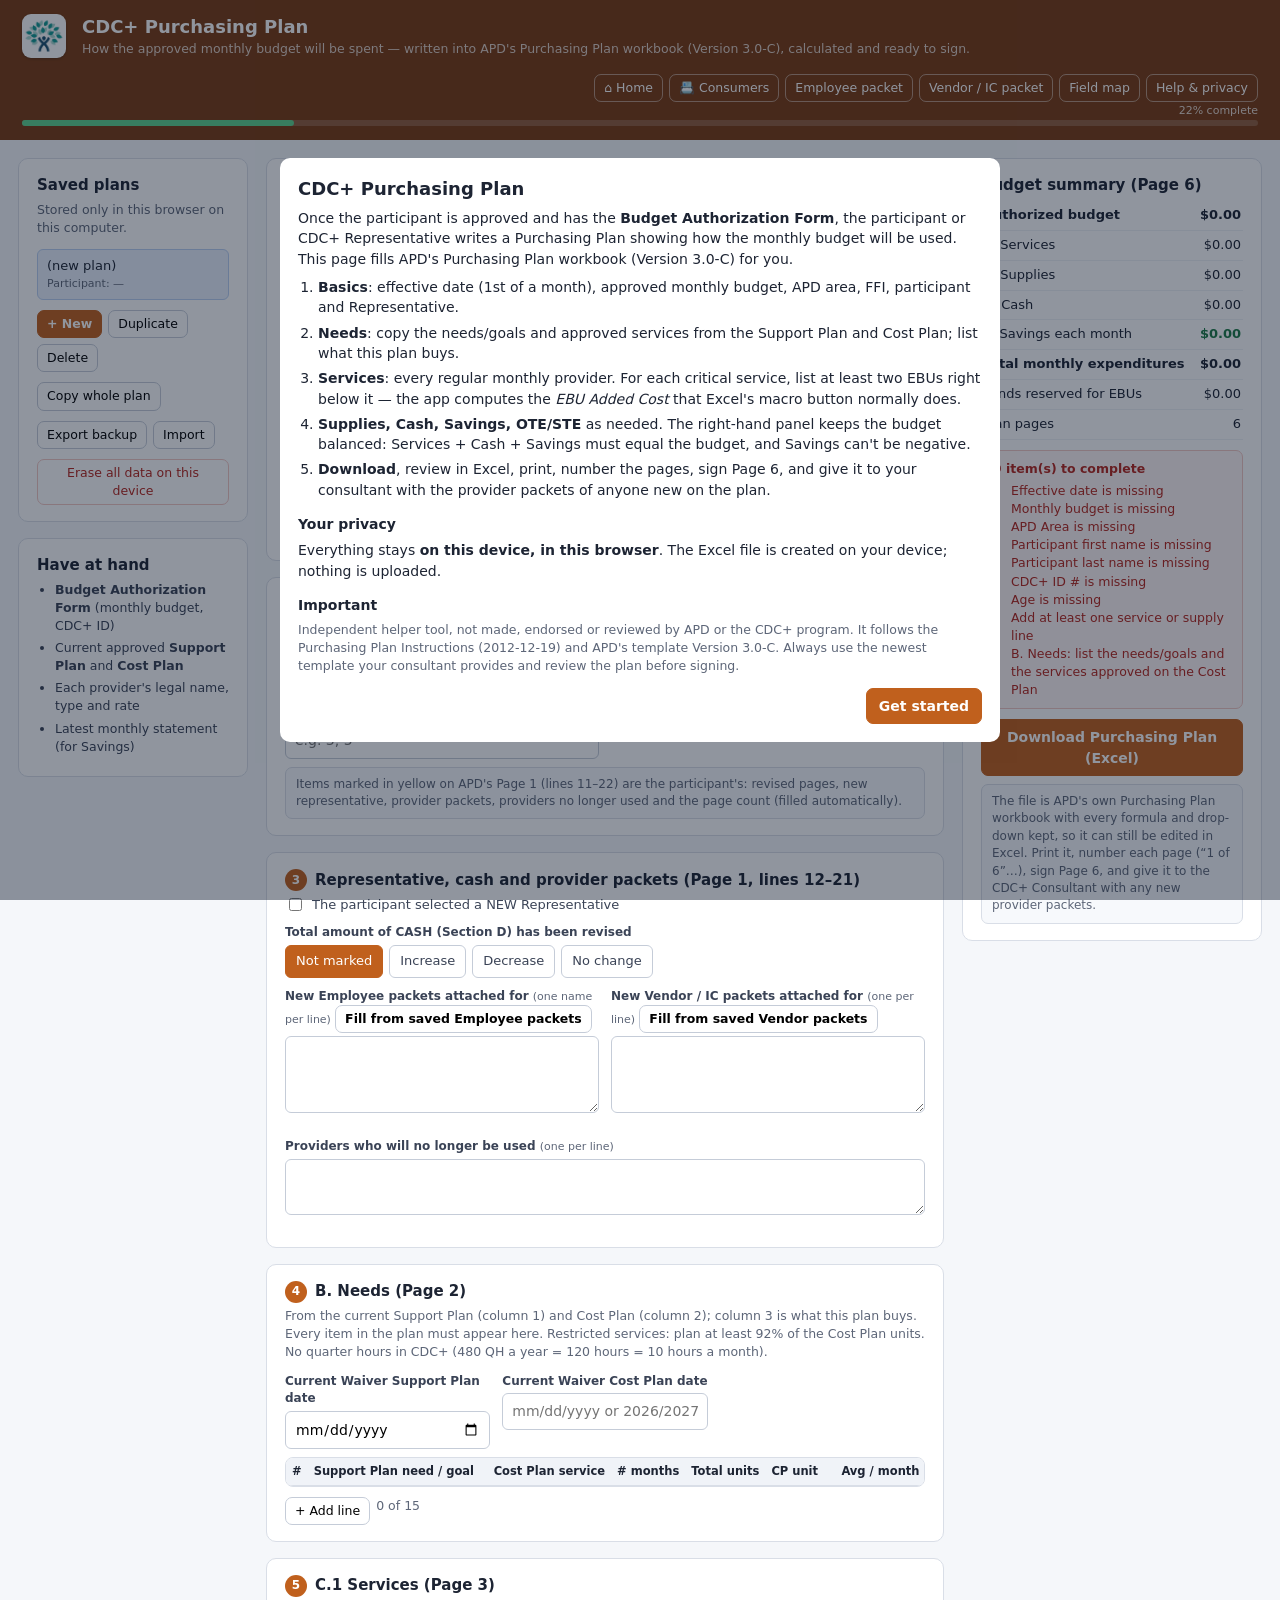
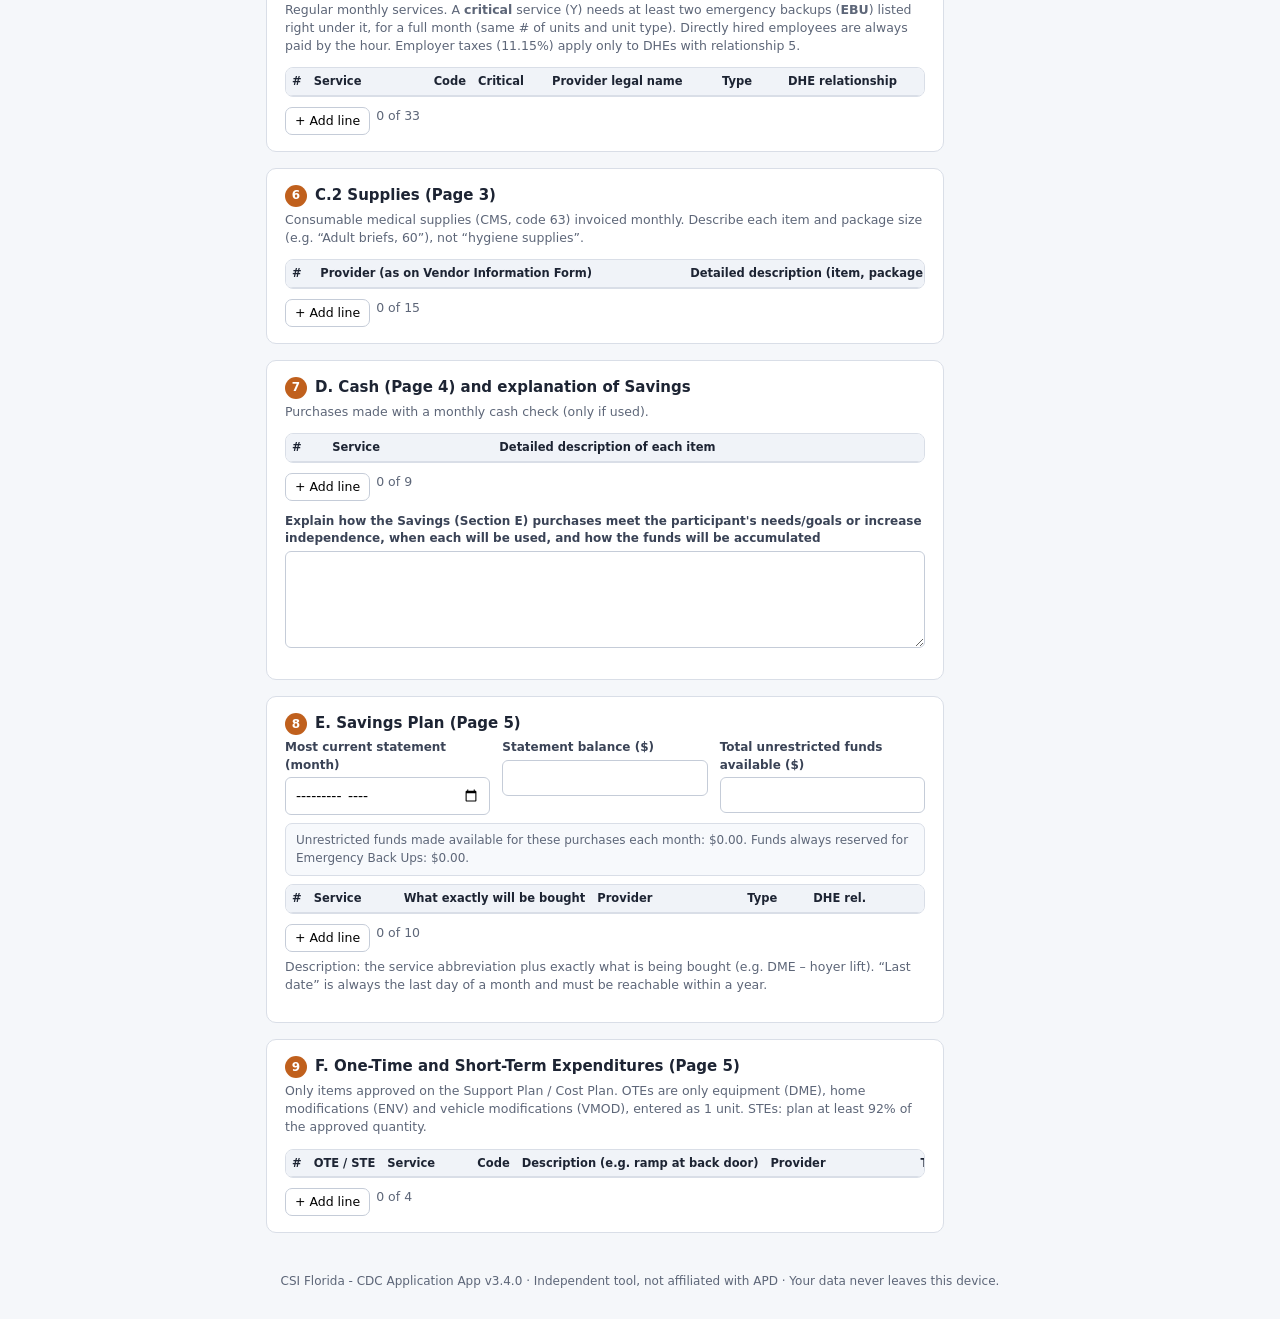
<file: purchasing.html>
<!DOCTYPE html>
<html lang="en">
<head>
<meta charset="utf-8">
<meta name="viewport" content="width=device-width, initial-scale=1">
<title>Purchasing Plan · CSI Florida - CDC Application App</title>
<meta name="description" content="Complete the CDC+ Purchasing Plan (APD Version 3.0-C): needs, services and emergency backups, supplies, cash, savings and OTE/STE — calculated and written into APD's Excel workbook.">
<meta name="theme-color" content="#14294d">
<link rel="manifest" href="manifest.webmanifest">
<link rel="icon" href="favicon.ico" sizes="any">
<link rel="icon" type="image/png" sizes="32x32" href="icons/icon-32.png">
<link rel="apple-touch-icon" sizes="180x180" href="icons/apple-touch-icon.png">
<meta name="application-name" content="CSI Florida CDC">
<meta name="apple-mobile-web-app-title" content="CSI Florida CDC">
<meta property="og:title" content="CDC+ Purchasing Plan · CSI Florida">
<meta property="og:image" content="https://csiflorida.github.io/cdc-packet-builder/icons/social-card.png">
<link rel="stylesheet" href="app.css">
</head>
<body class="pp">
<header>
  <img src="icons/icon-192.png" alt="CSI Florida logo" width="44" height="44" class="hdr-logo">
  <div>
    <h1>CDC+ Purchasing Plan</h1>
    <div class="sub">How the approved monthly budget will be spent — written into APD's Purchasing Plan workbook (Version 3.0-C), calculated and ready to sign.</div>
  </div>
  <div class="hdr-btns">
    <a class="btn sm ghost" href="index.html">⌂ Home</a>
    <a class="btn sm ghost" href="consumers.html">📇 Consumers</a>
    <a class="btn sm ghost" href="employee.html">Employee packet</a>
    <a class="btn sm ghost" href="vendor.html">Vendor / IC packet</a>
    <button class="sm ghost hide" id="btnInstall">Install app</button>
    <button class="sm ghost" id="showMap">Field map</button>
    <button class="sm ghost" id="btnHelp">Help &amp; privacy</button>
  </div>
  <div class="progress" title="Required information completed"><div id="progBar"></div><span id="progTxt">0%</span></div>
</header>

<div class="wrap wide">
  <aside class="side">
    <div class="card">
      <h2>Saved plans</h2>
      <p class="hint">Stored only in this browser on this computer.</p>
      <div id="recList"></div>
      <div class="btnrow">
        <button class="sm pri" id="btnNew">+ New</button>
        <button class="sm" id="btnDup" title="Start a new plan for the same participant">Duplicate</button>
        <button class="sm" id="btnDel">Delete</button>
      </div>
      <div class="btnrow">
        <button class="sm" id="btnCopyPlan" title="Copy every section of this plan into a new plan (for an update or change)">Copy whole plan</button>
      </div>
      <div class="btnrow">
        <button class="sm" id="btnExport">Export backup</button>
        <button class="sm" type="button" onclick="document.getElementById('imp').click()">Import</button>
        <input type="file" id="imp" accept=".json" class="hide">
      </div>
      <div class="btnrow"><button class="sm danger" id="btnWipe">Erase all data on this device</button></div>
    </div>
    <div class="card">
      <h2>Have at hand</h2>
      <ul class="checklist">
        <li><b>Budget Authorization Form</b> (monthly budget, CDC+ ID)</li>
        <li>Current approved <b>Support Plan</b> and <b>Cost Plan</b></li>
        <li>Each provider's legal name, type and rate</li>
        <li>Latest monthly statement (for Savings)</li>
      </ul>
    </div>
  </aside>

  <main id="f">
    <section class="card">
      <h2><span class="n">1</span>Plan basics &amp; participant (Page 1)</h2>
      <div class="pick hide"><select id="pPick"></select></div>
      <div class="grid">
        <div class="c2"><label>Effective date * <span class="forms">(always the 1st of a month)</span></label><input type="month" name="eff_month"></div>
        <div class="c2"><label>Approved monthly budget * <span class="forms">($)</span></label><input type="text" name="budget" inputmode="decimal" placeholder="0.00"></div>
        <div class="c1"><label>APD Area *</label><select name="area"><option value=""></option></select></div>
        <div class="c1"><label>On FFI? *</label><select name="ffi"><option value=""></option><option>No</option><option>Yes</option></select></div>
        <div class="c2"><label>First name *</label><input type="text" name="p_first"></div>
        <div class="c1"><label>MI</label><input type="text" name="p_mi" maxlength="1"></div>
        <div class="c3"><label>Last name *</label><input type="text" name="p_last"></div>
        <div class="c2"><label>CDC+ ID # * <span class="forms">(from the Budget Authorization Form)</span></label><input type="text" name="p_id" inputmode="numeric" data-digits="7"></div>
        <div class="c2"><label>Date of birth <span class="forms">(for the age)</span></label><input type="date" name="p_dob"></div>
        <div class="c2"><label>Age on the effective date *</label><input type="text" name="age" inputmode="numeric"></div>
        <div class="c6"><label class="chk"><input type="checkbox" name="has_rep">The participant has a CDC+ Representative</label></div>
        <div class="c2 reponly"><label>Representative first name</label><input type="text" name="r_first"></div>
        <div class="c1 reponly"><label>MI</label><input type="text" name="r_mi" maxlength="1"></div>
        <div class="c3 reponly"><label>Representative last name</label><input type="text" name="r_last"></div>
        <div class="c2"><label>Phone # <span class="forms">(Representative's, if any)</span></label><input type="tel" name="pp_phone"></div>
        <div class="c2"><label>Cell #</label><input type="tel" name="pp_cell"></div>
        <div class="c2"><label>How APD can reach you <span class="forms">(phone / email)</span></label><input type="text" name="pp_contact"></div>
      </div>
    </section>

    <section class="card">
      <h2><span class="n">2</span>Reason for submitting (Page 1 — consultant)</h2>
      <div class="seg">
        <label><input type="radio" name="reason" value="new">New Start (first plan)</label>
        <label><input type="radio" name="reason" value="change">Plan CHANGE (budget changed and/or new OTE/STE)</label>
        <label><input type="radio" name="reason" value="update">Plan UPDATE (no budget change, no new OTE/STE)</label>
      </div>
      <div class="grid r-new" style="margin-top:10px">
        <div class="c6"><label class="chk"><input type="checkbox" name="baf">Budget Authorization Form is attached (required)</label></div>
        <div class="c2"><label>Budget changed from the Application to</label><input type="text" name="new_budget_changed" inputmode="decimal" placeholder="$ (only if changed)"></div>
        <div class="c2"><label>due to</label><select name="new_budget_due"><option value=""></option><option value="spcp">SP/CP update</option><option value="recalc">Recalculation</option></select></div>
        <div class="c2"></div>
        <div class="c3"><label>Add One-Time Expenditure amount <span class="forms">(≤100% of Cost Plan)</span></label><input type="text" name="new_ote" inputmode="decimal" placeholder="$"></div>
        <div class="c3"><label>Add Short-Term Expenditure amount <span class="forms">(≤92% of Cost Plan)</span></label><input type="text" name="new_ste" inputmode="decimal" placeholder="$"></div>
      </div>
      <div class="grid r-change" style="margin-top:10px">
        <div class="c2"><label>Change monthly budget amount to</label><input type="text" name="chg_budget" inputmode="decimal" placeholder="$"></div>
        <div class="c2"><label>Add OTE amount <span class="forms">(≤100%)</span></label><input type="text" name="chg_ote" inputmode="decimal" placeholder="$"></div>
        <div class="c2"><label>Add STE amount <span class="forms">(≤92%)</span></label><input type="text" name="chg_ste" inputmode="decimal" placeholder="$"></div>
      </div>
      <div class="grid r-rev" style="margin-top:10px">
        <div class="c3"><label>Revisions have been made on page(s)</label><input type="text" name="revised_pages" placeholder="e.g. 3, 5"></div>
      </div>
      <div class="note">Items marked in yellow on APD's Page 1 (lines 11–22) are the participant's: revised pages, new representative, provider packets, providers no longer used and the page count (filled automatically).</div>
    </section>

    <section class="card">
      <h2><span class="n">3</span>Representative, cash and provider packets (Page 1, lines 12–21)</h2>
      <label class="chk"><input type="checkbox" name="newrep">The participant selected a NEW Representative</label>
      <div class="grid newreponly" style="margin-top:8px">
        <div class="c2"><label>Effective</label><input type="date" name="newrep_date"></div>
        <div class="c4" style="align-self:end"><label class="chk"><input type="checkbox" name="newrep_piu">Participant Information Update form is attached (required)</label></div>
        <div class="c6"><label class="chk"><input type="checkbox" name="newrep_was_emp">New Representative used to work for the participant — removed from this plan</label></div>
        <div class="c6"><label class="chk"><input type="checkbox" name="oldrep_now_emp">Former Representative is starting to work for the participant — added to this plan</label></div>
      </div>
      <label style="margin-top:10px">Total amount of CASH (Section D) has been revised</label>
      <div class="seg"><label><input type="radio" name="cash_change" value="">Not marked</label><label><input type="radio" name="cash_change" value="increase">Increase</label><label><input type="radio" name="cash_change" value="decrease">Decrease</label><label><input type="radio" name="cash_change" value="none">No change</label></div>
      <div class="grid" style="margin-top:10px">
        <div class="c3"><label>New <b>Employee</b> packets attached for <span class="forms">(one name per line)</span> <button type="button" class="sm" id="fillEmp">Fill from saved Employee packets</button></label><textarea name="pk_emp" rows="3"></textarea></div>
        <div class="c3"><label>New <b>Vendor / IC</b> packets attached for <span class="forms">(one per line)</span> <button type="button" class="sm" id="fillVen">Fill from saved Vendor packets</button></label><textarea name="pk_ven" rows="3"></textarea></div>
        <div class="c6"><label>Providers who will <b>no longer be used</b> <span class="forms">(one per line)</span></label><textarea name="gone" rows="2"></textarea></div>
      </div>
    </section>

    <section class="card">
      <h2><span class="n">4</span>B. Needs (Page 2)</h2>
      <p class="hint">From the current Support Plan (column 1) and Cost Plan (column 2); column 3 is what this plan buys. Every item in the plan must appear here. Restricted services: plan at least 92% of the Cost Plan units. No quarter hours in CDC+ (480 QH a year = 120 hours = 10 hours a month).</p>
      <div class="grid">
        <div class="c2"><label>Current Waiver Support Plan date</label><input type="date" name="sp_date"></div>
        <div class="c2"><label>Current Waiver Cost Plan date</label><input type="text" name="cp_date" placeholder="mm/dd/yyyy or 2026/2027"></div>
      </div>
      <div class="gridtbl" id="g_needs"></div>
      <input type="hidden" name="tbl_needs">
    </section>

    <section class="card">
      <h2><span class="n">5</span>C.1 Services (Page 3)</h2>
      <p class="hint">Regular monthly services. A <b>critical</b> service (Y) needs at least two emergency backups (<b>EBU</b>) listed right under it, for a full month (same # of units and unit type). Directly hired employees are always paid by the hour. Employer taxes (11.15%) apply only to DHEs with relationship 5.</p>
      <div class="gridtbl" id="g_svc"></div>
      <input type="hidden" name="tbl_svc">
      <datalist id="provList"></datalist>
    </section>

    <section class="card">
      <h2><span class="n">6</span>C.2 Supplies (Page 3)</h2>
      <p class="hint">Consumable medical supplies (CMS, code 63) invoiced monthly. Describe each item and package size (e.g. “Adult briefs, 60”), not “hygiene supplies”.</p>
      <div class="gridtbl" id="g_sup"></div>
      <input type="hidden" name="tbl_sup">
    </section>

    <section class="card">
      <h2><span class="n">7</span>D. Cash (Page 4) and explanation of Savings</h2>
      <p class="hint">Purchases made with a monthly cash check (only if used).</p>
      <div class="gridtbl" id="g_cash"></div>
      <input type="hidden" name="tbl_cash">
      <label style="margin-top:12px">Explain how the Savings (Section E) purchases meet the participant's needs/goals or increase independence, when each will be used, and how the funds will be accumulated</label>
      <textarea name="explain" rows="4"></textarea>
    </section>

    <section class="card">
      <h2><span class="n">8</span>E. Savings Plan (Page 5)</h2>
      <div class="grid">
        <div class="c2"><label>Most current statement (month)</label><input type="month" name="st_date"></div>
        <div class="c2"><label>Statement balance ($)</label><input type="text" name="st_balance" inputmode="decimal"></div>
        <div class="c2"><label>Total unrestricted funds available ($)</label><input type="text" name="unrestricted" inputmode="decimal"></div>
      </div>
      <div class="note" id="savNote"></div>
      <div class="gridtbl" id="g_sav"></div>
      <input type="hidden" name="tbl_sav">
      <p class="hint" style="margin-top:6px">Description: the service abbreviation plus exactly what is being bought (e.g. DME – hoyer lift). “Last date” is always the last day of a month and must be reachable within a year.</p>
    </section>

    <section class="card">
      <h2><span class="n">9</span>F. One-Time and Short-Term Expenditures (Page 5)</h2>
      <p class="hint">Only items approved on the Support Plan / Cost Plan. OTEs are only equipment (DME), home modifications (ENV) and vehicle modifications (VMOD), entered as 1 unit. STEs: plan at least 92% of the approved quantity.</p>
      <div class="gridtbl" id="g_ote"></div>
      <input type="hidden" name="tbl_ote">
    </section>
  </main>

  <aside class="side">
    <div class="card">
      <h2>Budget summary (Page 6)</h2>
      <table class="sumtbl" id="sumTbl"></table>
      <div id="docList" class="hide"></div>
      <div id="issues"></div>
      <div class="btnrow">
        <button class="pri" id="btnPacket">Download Purchasing Plan (Excel)</button>
      </div>
      <div class="note">The file is APD's own Purchasing Plan workbook with every formula and drop-down kept, so it can still be edited in Excel. Print it, number each page (“1 of 6”…), sign Page 6, and give it to the CDC+ Consultant with any new provider packets.</div>
    </div>
  </aside>
</div>

<div class="modal hide" id="helpModal"><div class="box" style="max-width:720px">
  <h2 style="margin:0 0 6px;font-size:18px">CDC+ Purchasing Plan</h2>
  <p>Once the participant is approved and has the <b>Budget Authorization Form</b>, the participant or CDC+ Representative writes a Purchasing Plan showing how the monthly budget will be used. This page fills APD's Purchasing Plan workbook (Version 3.0-C) for you.</p>
  <ol class="steps">
    <li><b>Basics</b>: effective date (1st of a month), approved monthly budget, APD area, FFI, participant and Representative.</li>
    <li><b>Needs</b>: copy the needs/goals and approved services from the Support Plan and Cost Plan; list what this plan buys.</li>
    <li><b>Services</b>: every regular monthly provider. For each critical service, list at least two EBUs right below it — the app computes the <i>EBU Added Cost</i> that Excel's macro button normally does.</li>
    <li><b>Supplies, Cash, Savings, OTE/STE</b> as needed. The right-hand panel keeps the budget balanced: Services + Cash + Savings must equal the budget, and Savings can't be negative.</li>
    <li><b>Download</b>, review in Excel, print, number the pages, sign Page 6, and give it to your consultant with the provider packets of anyone new on the plan.</li>
  </ol>
  <h3>Your privacy</h3>
  <p>Everything stays <b>on this device, in this browser</b>. The Excel file is created on your device; nothing is uploaded.</p>
  <h3>Important</h3>
  <p class="disclaimer">Independent helper tool, not made, endorsed or reviewed by APD or the CDC+ program. It follows the Purchasing Plan Instructions (2012-12-19) and APD's template Version 3.0-C. Always use the newest template your consultant provides and review the plan before signing.</p>
  <div style="text-align:right;margin-top:12px"><button class="pri" id="helpOk">Get started</button></div>
</div></div>
<footer>CSI Florida - CDC Application App v<span id="ver"></span> · Independent tool, not affiliated with APD · Your data never leaves this device.</footer>
<div class="toast" id="toast"></div>
<div class="modal hide" id="mapModal"><div class="box">
  <div style="display:flex;justify-content:space-between;align-items:center"><h2 style="margin:0;font-size:16px">Where each answer goes in APD's workbook</h2><button class="sm" onclick="document.getElementById('mapModal').classList.add('hide')">Close</button></div>
  <div id="mapTable" style="margin-top:10px"></div>
</div></div>

<script src="lib/exceljs.min.js"></script>
<script src="forms/tpl-purchasing.js"></script>
<script src="fill-purchasing.js"></script>
<script src="grid.js"></script>
<script src="docs.js"></script>
<script src="version.js"></script>
<script src="core.js"></script>
<script src="purchasing.js"></script>
</body>
</html>
</file>
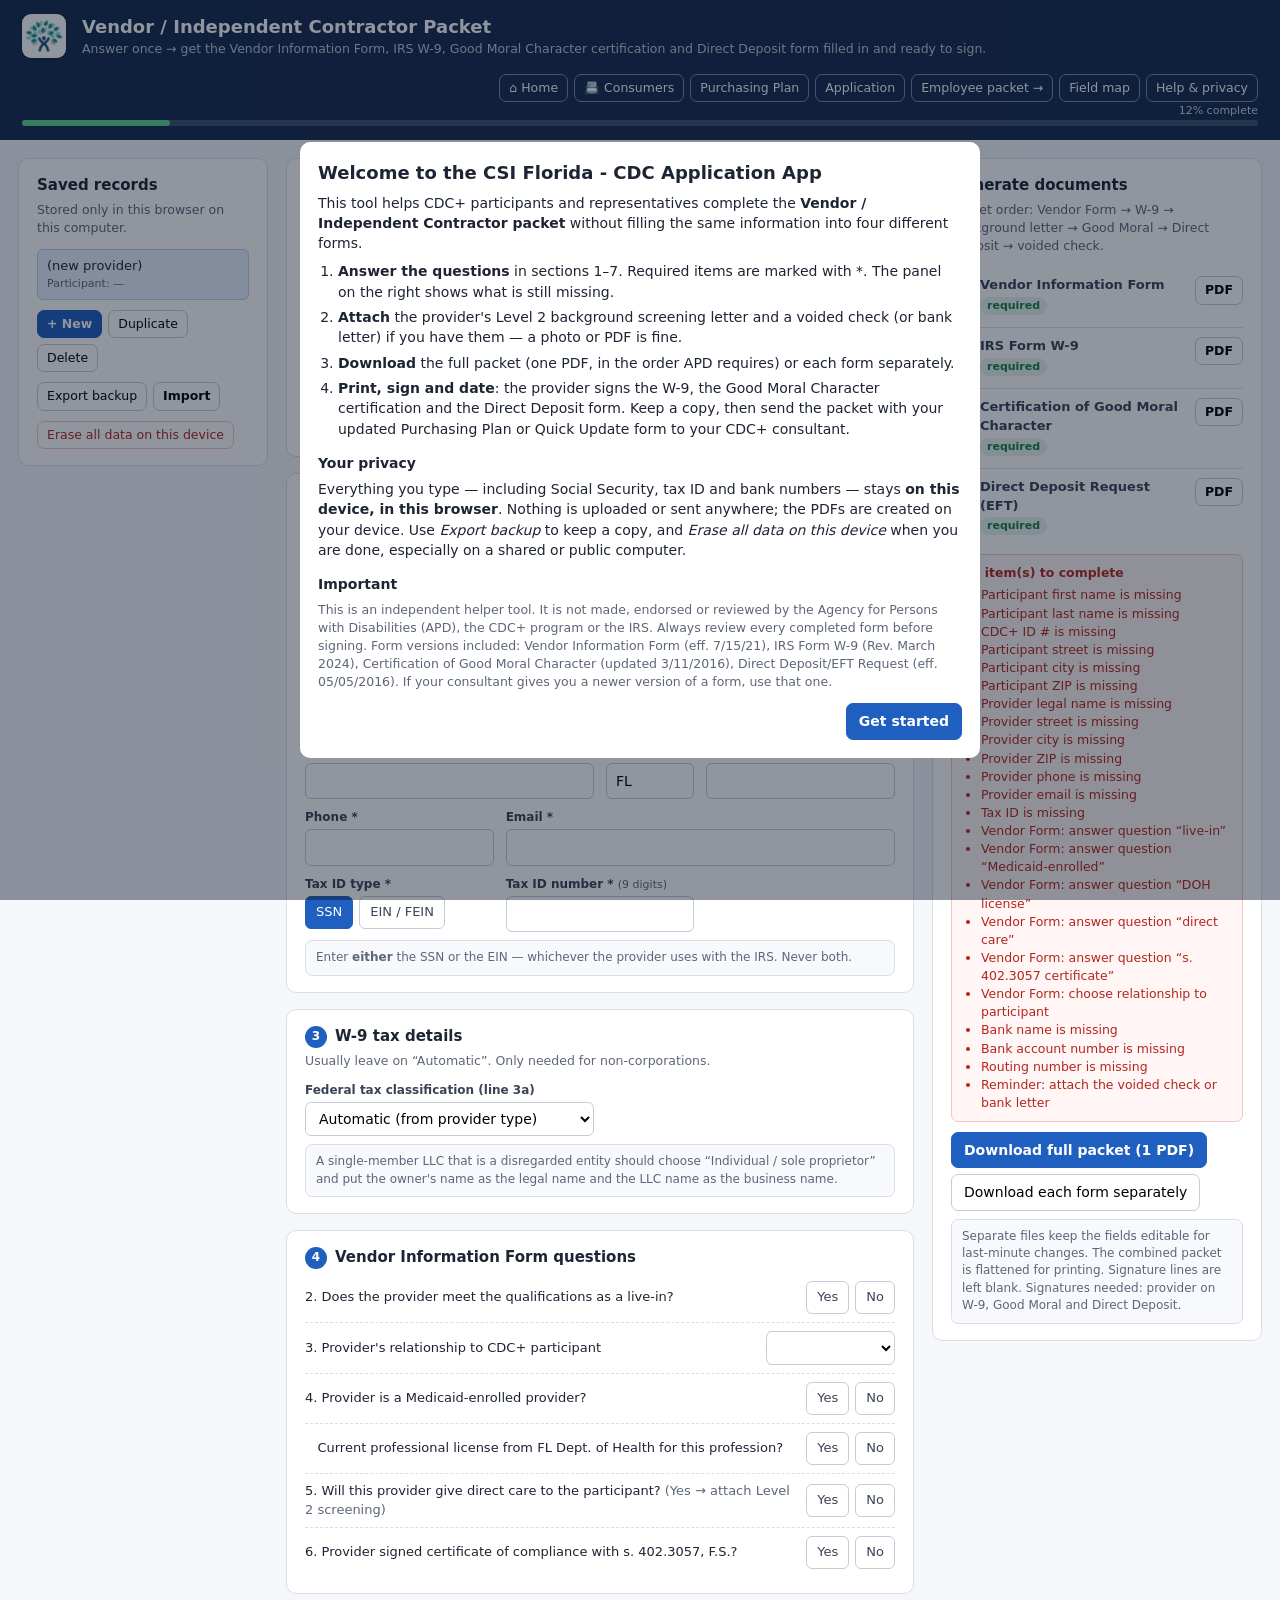
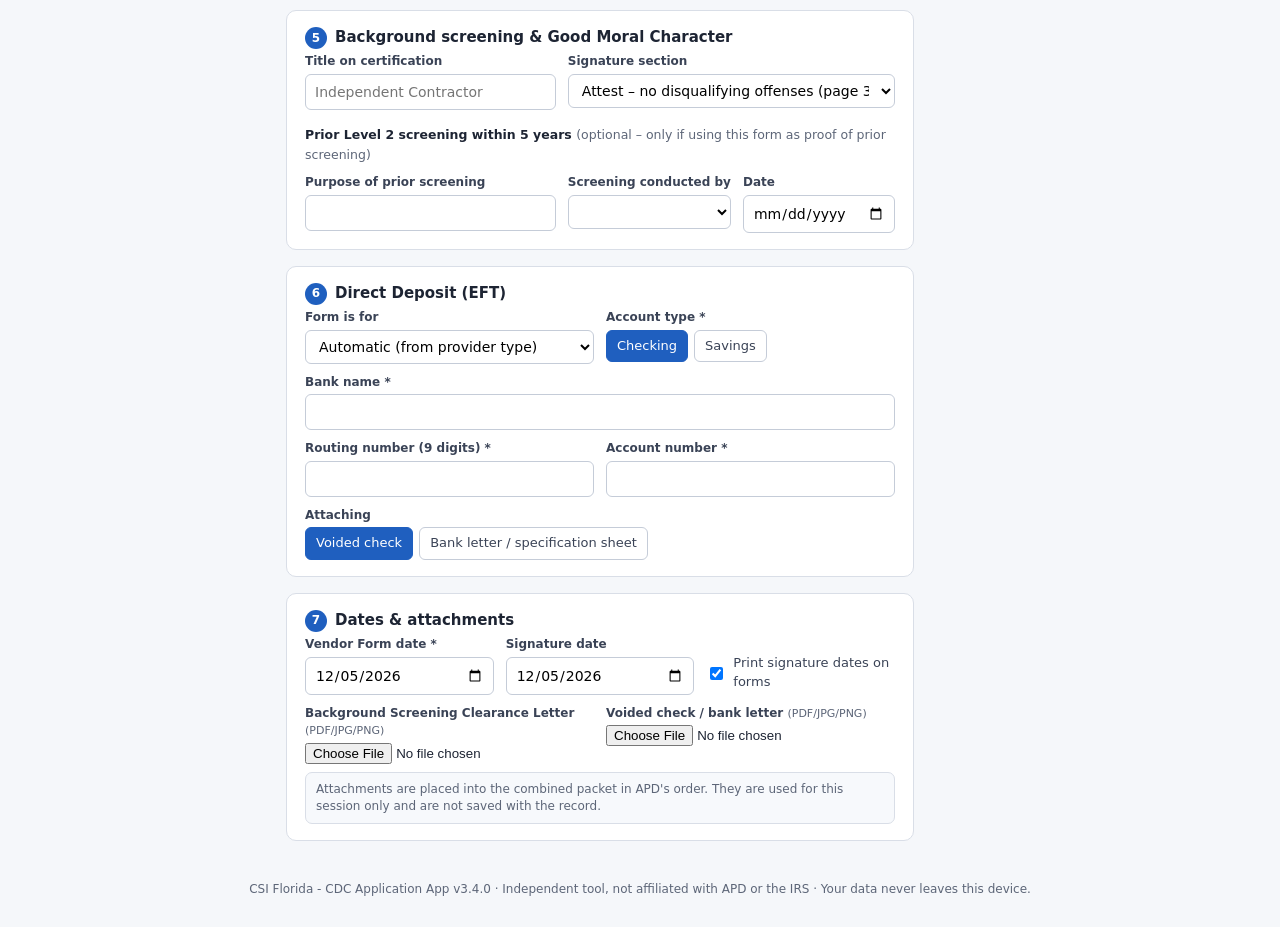
<file: vendor.html>
<!DOCTYPE html>
<html lang="en">
<head>
<meta charset="utf-8">
<meta name="viewport" content="width=device-width, initial-scale=1">
<title>Vendor / IC Packet · CSI Florida - CDC Application App</title>
<meta name="description" content="Fill the CDC+ Vendor/Independent Contractor packet once: Vendor Information Form, W-9, Good Moral Character and Direct Deposit forms, ready to sign. Private: data stays on your device.">
<meta name="theme-color" content="#14294d">
<link rel="manifest" href="manifest.webmanifest">
<link rel="icon" href="favicon.ico" sizes="any">
<link rel="icon" type="image/png" sizes="32x32" href="icons/icon-32.png">
<link rel="icon" type="image/png" sizes="16x16" href="icons/icon-16.png">
<link rel="icon" type="image/png" sizes="192x192" href="icons/icon-192.png">
<link rel="apple-touch-icon" sizes="180x180" href="icons/apple-touch-icon.png">
<link rel="apple-touch-icon" sizes="152x152" href="icons/icon-152.png">
<link rel="apple-touch-icon" sizes="167x167" href="icons/icon-167.png">
<meta name="application-name" content="CSI Florida CDC">
<meta name="apple-mobile-web-app-title" content="CSI Florida CDC">
<meta name="apple-mobile-web-app-capable" content="yes">
<meta name="mobile-web-app-capable" content="yes">
<meta name="msapplication-TileColor" content="#ffffff">
<meta name="msapplication-TileImage" content="icons/icon-144.png">
<meta name="msapplication-config" content="browserconfig.xml">
<meta property="og:type" content="website">
<meta property="og:site_name" content="CSI Florida - CDC Application App">
<meta property="og:title" content="Vendor / Independent Contractor Packet · CSI Florida">
<meta property="og:description" content="Fill the CDC+ Vendor/Independent Contractor packet once: Vendor Information Form, W-9, Good Moral Character and Direct Deposit forms, ready to sign. Private: data stays on your device.">
<meta property="og:url" content="https://csiflorida.github.io/cdc-packet-builder/vendor.html">
<meta property="og:image" content="https://csiflorida.github.io/cdc-packet-builder/icons/social-card.png">
<meta property="og:image:width" content="1200">
<meta property="og:image:height" content="630">
<meta name="twitter:card" content="summary_large_image">
<meta name="twitter:image" content="https://csiflorida.github.io/cdc-packet-builder/icons/social-card.png">
<link rel="stylesheet" href="app.css">
</head>
<body>
<header>
  <img src="icons/icon-192.png" alt="CSI Florida logo" width="44" height="44" class="hdr-logo">
  <div>
    <h1>Vendor / Independent Contractor Packet</h1>
    <div class="sub">Answer once → get the Vendor Information Form, IRS W-9, Good Moral Character certification and Direct Deposit form filled in and ready to sign.</div>
  </div>
  <div class="hdr-btns">
    <a class="btn sm ghost" href="index.html">⌂ Home</a>
    <a class="btn sm ghost" href="consumers.html">📇 Consumers</a>
    <a class="btn sm ghost" href="purchasing.html">Purchasing Plan</a>
    <a class="btn sm ghost" href="application.html">Application</a>
    <a class="btn sm ghost" href="employee.html">Employee packet →</a>
    <button class="sm ghost hide" id="btnInstall">Install app</button>
    <button class="sm ghost" id="showMap">Field map</button>
    <button class="sm ghost" id="btnHelp">Help &amp; privacy</button>
  </div>
  <div class="progress" title="Required information completed"><div id="progBar"></div><span id="progTxt">0%</span></div>
</header>

<div class="wrap">
  <!-- RECORDS -->
  <aside class="side">
    <div class="card">
      <h2>Saved records</h2>
      <p class="hint">Stored only in this browser on this computer.</p>
      <div id="recList"></div>
      <div class="btnrow">
        <button class="sm pri" id="btnNew">+ New</button>
        <button class="sm" id="btnDup" title="Same participant, new provider">Duplicate</button>
        <button class="sm" id="btnDel">Delete</button>
      </div>
      <div class="btnrow">
        <button class="sm" id="btnExport">Export backup</button>
        <label class="sm" style="margin:0"><button class="sm" type="button" onclick="document.getElementById('imp').click()">Import</button></label>
        <input type="file" id="imp" accept=".json" class="hide">
      </div>
      <div class="btnrow"><button class="sm danger" id="btnWipe">Erase all data on this device</button></div>
    </div>
  </aside>

  <!-- MASTER FORM -->
  <main id="f">
    <section class="card">
      <h2><span class="n">1</span>CDC+ Participant (consumer / employer)</h2>
      <div class="pick hide"><select id="pPick"></select></div>
      <p class="hint">Goes on every form: Vendor Form header, W-9 “Requester” box + bottom margin, Good Moral “Employer”, Direct Deposit “Employer/Participant”.</p>
      <div class="grid">
        <div class="c2"><label>First name *</label><input type="text" name="p_first" required></div>
        <div class="c2"><label>Last name *</label><input type="text" name="p_last" required></div>
        <div class="c2"><label>CDC+ ID # *</label><input type="text" name="p_id" required></div>
        <div class="c6"><label>Street address *</label><input type="text" name="p_street" required></div>
        <div class="c3"><label>City *</label><input type="text" name="p_city" required></div>
        <div class="c1"><label>State *</label><input type="text" name="p_state" maxlength="2" data-upper required></div>
        <div class="c2"><label>ZIP *</label><input type="text" name="p_zip" required></div>
      </div>
    </section>

    <section class="card">
      <h2><span class="n">2</span>Provider (vendor / independent contractor)</h2>
      <p class="hint">The person or business being paid.</p>
      <div class="grid">
        <div class="c6"><label>Provider type *</label>
          <div class="seg">
            <label><input type="radio" name="prov_type" value="IC">Independent Contractor (IC)</label>
            <label><input type="radio" name="prov_type" value="AV">Agency / Vendor (A/V)</label>
          </div>
        </div>
        <div class="c6 avonly"><label>Agency/Vendor entity *</label>
          <div class="seg">
            <label><input type="radio" name="av_entity" value="corporation">Corporation</label>
            <label><input type="radio" name="av_entity" value="llc">LLC</label>
            <label><input type="radio" name="av_entity" value="partnership">Partnership</label>
          </div>
        </div>
        <div class="c3"><label>Legal name (as on tax return) * <span class="forms">— W-9 line 1</span></label><input type="text" name="v_name" required></div>
        <div class="c3"><label>Business / DBA name <span class="forms">— only if different</span></label><input type="text" name="v_business"></div>
        <div class="c6"><label>Street address *</label><input type="text" name="v_street" required></div>
        <div class="c3"><label>City *</label><input type="text" name="v_city" required></div>
        <div class="c1"><label>State *</label><input type="text" name="v_state" maxlength="2" data-upper required></div>
        <div class="c2"><label>ZIP *</label><input type="text" name="v_zip" required></div>
        <div class="c2"><label>Phone *</label><input type="tel" name="v_phone" required></div>
        <div class="c4"><label>Email *</label><input type="email" name="v_email" required></div>
        <div class="c2"><label>Tax ID type *</label>
          <div class="seg">
            <label><input type="radio" name="tin_type" value="SSN">SSN</label>
            <label><input type="radio" name="tin_type" value="EIN">EIN / FEIN</label>
          </div>
        </div>
        <div class="c2"><label>Tax ID number * <span class="forms">(9 digits)</span></label><input type="text" name="tin" inputmode="numeric" required></div>
        <div class="c2"></div>
      </div>
      <div class="note">Enter <b>either</b> the SSN or the EIN — whichever the provider uses with the IRS. Never both.</div>
    </section>

    <section class="card w9sec">
      <h2><span class="n">3</span>W-9 tax details</h2>
      <p class="hint">Usually leave on “Automatic”. Only needed for non-corporations.</p>
      <div class="grid">
        <div class="c3"><label>Federal tax classification (line 3a)</label>
          <select name="w9_class">
            <option value="auto">Automatic (from provider type)</option>
            <option value="individual">Individual / sole proprietor</option>
            <option value="ccorp">C corporation</option>
            <option value="scorp">S corporation</option>
            <option value="partnership">Partnership</option>
            <option value="trust">Trust / estate</option>
            <option value="llc">LLC</option>
            <option value="other">Other</option>
          </select>
        </div>
        <div class="c1 llconly"><label>LLC code</label><select name="llc_code"><option value=""></option><option>C</option><option>S</option><option>P</option></select></div>
        <div class="c2 otheronly"><label>Other – describe</label><input type="text" name="other_class"></div>
      </div>
      <div class="note">A single-member LLC that is a disregarded entity should choose “Individual / sole proprietor” and put the owner's name as the legal name and the LLC name as the business name.</div>
    </section>

    <section class="card">
      <h2><span class="n">4</span>Vendor Information Form questions</h2>
      <div class="q"><div class="qt">2. Does the provider meet the qualifications as a live-in?</div><div class="seg yn" data-name="live_in"></div></div>
      <div class="q"><div class="qt">3. Provider's relationship to CDC+ participant</div>
        <select name="relationship" style="width:auto"><option value=""></option><option>None</option><option>Parent</option><option>Spouse</option><option>Child</option><option>Sibling</option><option>Grandparent</option><option>Grandchild</option></select></div>
      <div class="q"><div class="qt">4. Provider is a Medicaid-enrolled provider?</div><div class="seg yn" data-name="medicaid"></div></div>
      <div class="q mcdonly"><div class="qt">&nbsp;&nbsp;&nbsp;Medicaid provider type (circled on form)</div>
        <div style="display:flex;gap:12px"><label class="chk"><input type="checkbox" name="mcd_apd">APD Waiver</label><label class="chk"><input type="checkbox" name="mcd_general">General</label></div></div>
      <div class="q mcdonly"><div class="qt">&nbsp;&nbsp;&nbsp;Medicaid Provider #</div><input type="text" name="medicaid_no" style="width:170px"></div>
      <div class="q"><div class="qt">&nbsp;&nbsp;&nbsp;Current professional license from FL Dept. of Health for this profession?</div><div class="seg yn" data-name="doh_license"></div></div>
      <div class="q dohonly"><div class="qt">&nbsp;&nbsp;&nbsp;DOH License #</div><input type="text" name="doh_no" style="width:170px"></div>
      <div class="q"><div class="qt">5. Will this provider give direct care to the participant? <span class="forms" style="color:var(--mute)">(Yes → attach Level 2 screening)</span></div><div class="seg yn" data-name="direct_care"></div></div>
      <div class="q"><div class="qt">6. Provider signed certificate of compliance with s. 402.3057, F.S.?</div><div class="seg yn" data-name="statute"></div></div>
      <div class="q avonly"><div class="qt">7. Will the A/V need CDC+'s EVV system? <span style="color:var(--mute)">(not for ICs)</span></div><div class="seg yn" data-name="evv"></div></div>
    </section>

    <section class="card">
      <h2><span class="n">5</span>Background screening &amp; Good Moral Character</h2>
      <div class="grid">
        <div class="c3"><label>Title on certification</label><input type="text" name="gm_title" placeholder="Independent Contractor"></div>
        <div class="c3"><label>Signature section</label>
          <select name="gm_disclosure"><option value="">Attest – no disqualifying offenses (page 3)</option><option value="1">Record contains disqualifying offense(s) (page 4)</option></select></div>
        <div class="c6" style="margin-top:4px"><b style="font-size:12.5px">Prior Level 2 screening within 5 years</b> <span class="file">(optional – only if using this form as proof of prior screening)</span></div>
        <div class="c3"><label>Purpose of prior screening</label><input type="text" name="prior_purpose"></div>
        <div class="c2"><label>Screening conducted by</label>
          <select name="prior_by"><option value=""></option><option value="AHCA">Agency for Health Care Administration</option><option value="APD">Agency for Persons with Disabilities</option><option value="DFS">Dept. of Financial Services</option><option value="DOH">Dept. of Health</option><option value="DOEA">Dept. of Elder Affairs</option><option value="DCF">Dept. of Children and Families</option></select></div>
        <div class="c1"><label>Date</label><input type="date" name="prior_date"></div>
      </div>
    </section>

    <section class="card">
      <h2><span class="n">6</span>Direct Deposit (EFT)</h2>
      <div class="grid">
        <div class="c3"><label>Form is for</label>
          <select name="dd_for"><option value="">Automatic (from provider type)</option><option value="Independent Contractor">Independent Contractor</option><option value="Vendor">Vendor</option><option value="Employee">Employee</option><option value="ConsRep">Cons/Rep</option></select></div>
        <div class="c3"><label>Account type *</label><div class="seg"><label><input type="radio" name="acct_type" value="Checking">Checking</label><label><input type="radio" name="acct_type" value="Savings">Savings</label></div></div>
        <div class="c6"><label>Bank name *</label><input type="text" name="bank_name" required></div>
        <div class="c3"><label>Routing number (9 digits) *</label><input type="text" name="routing" inputmode="numeric" maxlength="9" data-digits="9" required></div>
        <div class="c3"><label>Account number *</label><input type="text" name="account" inputmode="numeric" required></div>
        <div class="c6"><label>Attaching</label><div class="seg"><label><input type="radio" name="dd_attach" value="check">Voided check</label><label><input type="radio" name="dd_attach" value="letter">Bank letter / specification sheet</label></div></div>
      </div>
    </section>

    <section class="card">
      <h2><span class="n">7</span>Dates &amp; attachments</h2>
      <div class="grid">
        <div class="c2"><label>Vendor Form date *</label><input type="date" name="form_date" required></div>
        <div class="c2"><label>Signature date</label><input type="date" name="sign_date"></div>
        <div class="c2" style="align-self:end"><label class="chk"><input type="checkbox" name="fill_sign_date">Print signature dates on forms</label></div>
        <div class="c3"><label>Background Screening Clearance Letter <span class="forms">(PDF/JPG/PNG)</span></label><input type="file" id="att_bg" data-att="bg" accept=".pdf,.png,.jpg,.jpeg"><div class="file" id="att_bg_n"></div></div>
        <div class="c3"><label>Voided check / bank letter <span class="forms">(PDF/JPG/PNG)</span></label><input type="file" id="att_check" data-att="check" accept=".pdf,.png,.jpg,.jpeg"><div class="file" id="att_check_n"></div></div>
      </div>
      <div class="note">Attachments are placed into the combined packet in APD's order. They are used for this session only and are not saved with the record.</div>
    </section>
  </main>

  <!-- GENERATE -->
  <aside class="side">
    <div class="card">
      <h2>Generate documents</h2>
      <p class="hint">Packet order: Vendor Form → W-9 → Background letter → Good Moral → Direct Deposit → voided check.</p>
      <div id="docList"></div>
      <div id="issues"></div>
      <div class="btnrow">
        <button class="pri" id="btnPacket">Download full packet (1 PDF)</button>
        <button id="btnEach">Download each form separately</button>
      </div>
      <div class="note">Separate files keep the fields editable for last-minute changes. The combined packet is flattened for printing. Signature lines are left blank. Signatures needed: provider on W-9, Good Moral and Direct Deposit.</div>
    </div>
  </aside>
</div>


<div class="modal hide" id="helpModal"><div class="box" style="max-width:680px">
  <h2 style="margin:0 0 6px;font-size:18px">Welcome to the CSI Florida - CDC Application App</h2>
  <p>This tool helps CDC+ participants and representatives complete the <b>Vendor / Independent Contractor packet</b> without filling the same information into four different forms.</p>
  <ol class="steps">
    <li><b>Answer the questions</b> in sections 1–7. Required items are marked with *. The panel on the right shows what is still missing.</li>
    <li><b>Attach</b> the provider's Level 2 background screening letter and a voided check (or bank letter) if you have them — a photo or PDF is fine.</li>
    <li><b>Download</b> the full packet (one PDF, in the order APD requires) or each form separately.</li>
    <li><b>Print, sign and date</b>: the provider signs the W-9, the Good Moral Character certification and the Direct Deposit form. Keep a copy, then send the packet with your updated Purchasing Plan or Quick Update form to your CDC+ consultant.</li>
  </ol>
  <h3>Your privacy</h3>
  <p>Everything you type — including Social Security, tax ID and bank numbers — stays <b>on this device, in this browser</b>. Nothing is uploaded or sent anywhere; the PDFs are created on your device. Use <i>Export backup</i> to keep a copy, and <i>Erase all data on this device</i> when you are done, especially on a shared or public computer.</p>
  <h3>Important</h3>
  <p class="disclaimer">This is an independent helper tool. It is not made, endorsed or reviewed by the Agency for Persons with Disabilities (APD), the CDC+ program or the IRS. Always review every completed form before signing. Form versions included: Vendor Information Form (eff. 7/15/21), IRS Form W-9 (Rev. March 2024), Certification of Good Moral Character (updated 3/11/2016), Direct Deposit/EFT Request (eff. 05/05/2016). If your consultant gives you a newer version of a form, use that one.</p>
  <div style="text-align:right;margin-top:12px"><button class="pri" id="helpOk">Get started</button></div>
</div></div>
<footer>CSI Florida - CDC Application App v<span id="ver"></span> · Independent tool, not affiliated with APD or the IRS · Your data never leaves this device.</footer>
<div class="toast" id="toast"></div>
<div class="modal hide" id="mapModal"><div class="box">
  <div style="display:flex;justify-content:space-between;align-items:center"><h2 style="margin:0;font-size:16px">Master field → form field map</h2><button class="sm" onclick="document.getElementById('mapModal').classList.add('hide')">Close</button></div>
  <div id="mapTable" style="margin-top:10px"></div>
</div></div>

<script src="lib/pdf-lib.min.js"></script>
<script src="forms/tpl-common.js"></script>
<script src="forms/tpl-vendor.js"></script>
<script src="fill.js"></script>
<script src="docs.js"></script>
<script src="version.js"></script>
<script src="core.js"></script>
<script src="vendor.js"></script>
</body>
</html>
</file>
<file: app.css>
:root{--ink:#1d2433;--mute:#5d6678;--line:#d9dee7;--bg:#f5f7fa;--card:#fff;--acc:#1f5fbf;--acc2:#e8f0fc;--ok:#1d7a46;--warn:#b25b00;--bad:#b3261e}
  *{box-sizing:border-box}
  body{margin:0;font:14px/1.45 system-ui,-apple-system,Segoe UI,Roboto,sans-serif;color:var(--ink);background:var(--bg)}
  header{background:#14294d;color:#fff;padding:14px 22px;display:flex;align-items:center;gap:16px;flex-wrap:wrap}
  header h1{font-size:18px;margin:0;font-weight:600}
  header .sub{opacity:.75;font-size:12.5px}
  .wrap{display:grid;grid-template-columns:250px 1fr 330px;gap:18px;padding:18px;max-width:1500px;margin:0 auto}
  @media(max-width:1150px){.wrap{grid-template-columns:1fr}}
  .card{background:var(--card);border:1px solid var(--line);border-radius:10px;padding:16px 18px;margin-bottom:16px}
  .card h2{font-size:15px;margin:0 0 4px;display:flex;align-items:center;gap:8px}
  .card h2 .n{background:var(--acc);color:#fff;border-radius:50%;width:22px;height:22px;display:inline-grid;place-items:center;font-size:12px}
  .card .hint{color:var(--mute);font-size:12.5px;margin:0 0 12px}
  .grid{display:grid;grid-template-columns:repeat(6,1fr);gap:10px 12px}
  .c2{grid-column:span 2}.c3{grid-column:span 3}.c4{grid-column:span 4}.c6{grid-column:span 6}.c1{grid-column:span 1}
  @media(max-width:700px){.grid{grid-template-columns:1fr}.c1,.c2,.c3,.c4,.c6{grid-column:span 1}}
  label{display:block;font-size:12px;font-weight:600;color:#3a4356;margin-bottom:3px}
  label .forms{font-weight:400;color:var(--mute);font-size:11px}
  input[type=text],input[type=email],input[type=tel],input[type=date],select,textarea{width:100%;padding:7px 9px;border:1px solid #c5ccd8;border-radius:6px;font:inherit;background:#fff}
  input:focus,select:focus{outline:2px solid var(--acc2);border-color:var(--acc)}
  input.invalid,select.invalid{border-color:var(--bad);background:#fff6f5}
  .seg{display:flex;flex-wrap:wrap;gap:6px}
  .seg label{font-weight:500;border:1px solid #c5ccd8;border-radius:6px;padding:6px 10px;cursor:pointer;margin:0;background:#fff;font-size:13px}
  .seg input{display:none}
  .seg label:has(input:checked){background:var(--acc);border-color:var(--acc);color:#fff}
  .chk{display:flex;align-items:center;gap:7px;font-weight:500;font-size:13px}
  .q{display:grid;grid-template-columns:1fr auto;gap:8px 14px;align-items:center;padding:8px 0;border-top:1px dashed var(--line)}
  .q:first-of-type{border-top:0}
  .q .qt{font-size:13px}
  .hide{display:none!important}
  button{font:inherit;border-radius:7px;border:1px solid #c5ccd8;background:#fff;padding:7px 12px;cursor:pointer}
  button:hover{background:#f0f3f8}
  button.pri{background:var(--acc);color:#fff;border-color:var(--acc);font-weight:600}
  button.pri:hover{background:#174ea0}
  button.sm{padding:4px 9px;font-size:12.5px}
  .side{position:sticky;top:12px;align-self:start}
  .rec{display:flex;justify-content:space-between;align-items:center;padding:7px 9px;border-radius:6px;cursor:pointer;font-size:13px;border:1px solid transparent}
  .rec:hover{background:#f0f3f8}
  .rec.on{background:var(--acc2);border-color:#b9cff2}
  .rec small{color:var(--mute);display:block;font-size:11px}
  .btnrow{display:flex;flex-wrap:wrap;gap:6px;margin-top:10px}
  .doc{display:flex;align-items:flex-start;gap:9px;padding:9px 0;border-top:1px solid var(--line)}
  .doc:first-child{border-top:0}
  .doc .t{flex:1}
  .doc .t b{display:block;font-size:13px}
  .badge{font-size:11px;padding:1px 7px;border-radius:10px;display:inline-block;margin-top:2px}
  .b-req{background:#e5f4ec;color:var(--ok)}.b-opt{background:#fff3e0;color:var(--warn)}.b-no{background:#eef0f4;color:var(--mute)}
  .issues{font-size:12.5px;margin:10px 0 0;padding:9px 11px;border-radius:7px;background:#fff6f5;color:var(--bad);border:1px solid #f1c7c3}
  .issues.ok{background:#eef8f2;color:var(--ok);border-color:#bfe3cd}
  .issues ul{margin:4px 0 0 18px;padding:0}
  .toast{position:fixed;bottom:18px;left:50%;transform:translateX(-50%);background:#14294d;color:#fff;padding:9px 16px;border-radius:8px;font-size:13px;opacity:0;transition:.25s;pointer-events:none}
  .toast.show{opacity:1}
  .file{font-size:12.5px;color:var(--mute)}
  .note{font-size:12px;color:var(--mute);background:#f7f9fc;border:1px solid var(--line);border-radius:7px;padding:8px 10px;margin-top:8px}
  .mapbtn{margin-left:auto}
  table.map{border-collapse:collapse;width:100%;font-size:12px}
  table.map th,table.map td{border:1px solid var(--line);padding:5px 7px;text-align:left;vertical-align:top}
  table.map th{background:#f0f3f8}
  .modal{position:fixed;inset:0;background:rgba(10,20,40,.45);display:grid;place-items:center;z-index:9}
  .modal .box{background:#fff;border-radius:10px;max-width:960px;width:94vw;max-height:86vh;overflow:auto;padding:18px}

  header{position:sticky;top:0;z-index:5}
  .hdr-btns{margin-left:auto;display:flex;gap:6px;flex-wrap:wrap}
  button.ghost{background:transparent;color:#fff;border-color:rgba(255,255,255,.45)}
  button.ghost:hover{background:rgba(255,255,255,.12)}
  button.danger{color:var(--bad);border-color:#f1c7c3}
  button.danger:hover{background:#fff6f5}
  .progress{flex-basis:100%;height:6px;background:rgba(255,255,255,.18);border-radius:4px;position:relative;margin-top:2px}
  .progress div{height:100%;width:0;background:#5fd38d;border-radius:4px;transition:width .3s}
  .progress span{position:absolute;right:0;top:-17px;font-size:11px;opacity:.8}
  .modal p{margin:6px 0}.modal h3{font-size:14px;margin:14px 0 4px}
  .steps{padding-left:20px;margin:8px 0}.steps li{margin:5px 0}
  .disclaimer{font-size:12.5px;color:var(--mute)}
  footer{text-align:center;color:var(--mute);font-size:12px;padding:6px 16px 28px}
  @media(max-width:1150px){.side{position:static}}
  @media print{header,aside,footer{display:none}}
  @media(max-width:700px){header{position:static;padding:12px 14px}header .sub{display:none}.wrap{padding:10px}}
  /* links styled as buttons */
  a.btn{display:inline-flex;align-items:center;text-decoration:none;font:inherit;border-radius:7px;border:1px solid #c5ccd8;padding:4px 9px;font-size:12.5px;color:inherit}
  a.btn.ghost{color:#fff;border-color:rgba(255,255,255,.45)}
  a.btn.ghost:hover{background:rgba(255,255,255,.12)}
  .seg.col{flex-direction:column;align-items:stretch}
  .seg.col label{text-align:left}
  .pick{margin:2px 0 10px}.pick select{max-width:420px;background:#f0f6ff;border-color:#b9cff2}
  body.emp header{background:#123d3a}
  body.emp .card h2 .n{background:#1d7a6c}
  body.emp button.pri{background:#1d7a6c;border-color:#1d7a6c}
  body.emp .seg label:has(input:checked){background:#1d7a6c;border-color:#1d7a6c}
  /* home screen */
  .home-wrap{max-width:980px;margin:0 auto;padding:22px 18px}
  .home-q{font-size:20px;margin:6px 0 14px}
  .tiles{display:grid;grid-template-columns:1fr 1fr;gap:16px;margin-bottom:18px}
  @media(max-width:760px){.tiles{grid-template-columns:1fr}}
  .tile{display:flex;flex-direction:column;gap:7px;background:#fff;border:1px solid var(--line);border-radius:12px;padding:20px;text-decoration:none;color:inherit;border-top:5px solid #1f5fbf;transition:box-shadow .15s,transform .15s}
  .tile.t-emp{border-top-color:#1d7a6c}
  .tile:hover{box-shadow:0 6px 20px rgba(20,41,77,.12);transform:translateY(-2px)}
  .tile-ico{font-size:30px}
  .tile-t{font-size:17px;font-weight:700}
  .tile-d{color:var(--mute)}
  .tile-f{font-size:12.5px;background:#f5f7fa;border-radius:7px;padding:7px 9px}
  .tile-go{margin-top:auto;font-weight:600;color:#1f5fbf}
  .tile.t-emp .tile-go{color:#1d7a6c}
  .tile-n{font-size:12px;color:var(--mute);min-height:1em}
  .home-info h3{font-size:14px;margin:10px 0 4px}
  textarea{width:100%;padding:7px 9px;border:1px solid #c5ccd8;border-radius:6px;font:inherit;background:#fff;resize:vertical;margin-bottom:10px}
  textarea:focus{outline:2px solid var(--acc2);border-color:var(--acc)}
  textarea.invalid{border-color:var(--bad);background:#fff6f5}
  .checklist{margin:0;padding-left:18px;font-size:12.5px;color:#3a4356}.checklist li{margin:4px 0}
  body.apl header{background:#3b2462}
  body.apl .card h2 .n{background:#6a3fb0}
  body.apl button.pri{background:#6a3fb0;border-color:#6a3fb0}
  body.apl .seg label:has(input:checked){background:#6a3fb0;border-color:#6a3fb0}
  .tiles.three{grid-template-columns:1fr 1fr 1fr}
  @media(max-width:980px){.tiles.three{grid-template-columns:1fr}}
  .tile.t-app{border-top-color:#6a3fb0}.tile.t-app .tile-go{color:#6a3fb0}
  .hdr-logo{border-radius:9px;background:#fff;box-shadow:0 1px 3px rgba(0,0,0,.25)}
  .install-card{display:flex;gap:18px;align-items:flex-start}
  .install-card img{border-radius:14px;box-shadow:0 1px 4px rgba(0,0,0,.18);flex:none}
  .install-card h3{margin:2px 0 4px;font-size:16px}.install-card p{margin:0 0 6px;color:var(--mute)}
  .install-help{margin-top:10px;background:#f0f6ff;border:1px solid #b9cff2;border-radius:8px;padding:9px 11px;font-size:13px}
  .wrap.wide{grid-template-columns:230px minmax(0,1fr) 300px;max-width:1700px}
  @media(max-width:1150px){.wrap.wide{grid-template-columns:1fr}}
  .tblwrap{overflow-x:auto;border:1px solid var(--line);border-radius:8px;margin-top:8px}
  table.lines{border-collapse:collapse;width:100%;font-size:12.5px}
  table.lines th{background:#f0f3f8;font-weight:600;text-align:left;padding:5px 6px;border-bottom:1px solid var(--line);white-space:nowrap;font-size:11.5px}
  table.lines td{border-bottom:1px solid #eef1f5;padding:3px 4px;vertical-align:top}
  table.lines input,table.lines select,table.lines textarea{width:100%;padding:4px 5px;border:1px solid #cfd6e1;border-radius:5px;font:inherit;font-size:12.5px;margin:0;background:#fff}
  table.lines textarea{resize:vertical;min-height:30px}
  table.lines td.ix{color:var(--mute);text-align:center;width:22px;padding-top:8px}
  table.lines td.calc{white-space:nowrap;text-align:right;padding-top:8px;color:#1d3a66;font-variant-numeric:tabular-nums}
  table.lines td.act{white-space:nowrap}
  table.lines td.act button{padding:2px 6px;margin-left:2px}
  table.lines tr.crit td{background:#fff8ec}
  table.lines tr.ebu td{background:#f4f8ff}
  table.lines tr.ebu td.ix::before{content:"↳ "}
  .sumtbl{width:100%;border-collapse:collapse;font-size:13px;margin-bottom:6px}
  .sumtbl td{padding:5px 2px;border-bottom:1px solid #eef1f5}.sumtbl td:last-child{text-align:right;font-variant-numeric:tabular-nums}
  .sumtbl tr.b td{font-weight:700}.sumtbl tr.bad td{color:var(--bad);font-weight:700}.sumtbl tr.ok td:last-child{color:var(--ok);font-weight:600}
  body.pp header{background:#7a3b12}
  body.pp .card h2 .n{background:#c0601d}
  body.pp button.pri{background:#c0601d;border-color:#c0601d}
  body.pp .seg label:has(input:checked){background:#c0601d;border-color:#c0601d}
  .tile.t-pp{border-top-color:#c0601d}.tile.t-pp .tile-go{color:#c0601d}
  .tiles.four{grid-template-columns:repeat(4,1fr)}
  @media(max-width:1200px){.tiles.four{grid-template-columns:1fr 1fr}}
  @media(max-width:700px){.tiles.four{grid-template-columns:1fr}}
  table.lines td.ix{white-space:nowrap;width:34px}
  table.lines{min-width:1100px}
  body.db header{background:#1d4e45}
  body.db .card h2 .n{background:#2a7d6b}
  body.db button.pri{background:#2a7d6b;border-color:#2a7d6b}
  body.db .seg label:has(input:checked){background:#2a7d6b;border-color:#2a7d6b}
  .uselinks{display:flex;flex-direction:column;gap:7px;margin:6px 0 10px}.uselinks button{text-align:left}
  .dbbar{display:flex;align-items:center;gap:16px;background:#fff;border:1px solid var(--line);border-left:6px solid #2a7d6b;border-radius:12px;padding:16px 20px;margin-bottom:18px;text-decoration:none;color:inherit}
  .dbbar:hover{box-shadow:0 6px 20px rgba(20,41,77,.12)}
  .dbbar .ico{font-size:34px}.dbbar b{font-size:17px;display:block}.dbbar .go{margin-left:auto;font-weight:600;color:#2a7d6b;white-space:nowrap}
  input[type=month],input[type=search],input[type=number]{width:100%;padding:7px 9px;border:1px solid #c5ccd8;border-radius:6px;font:inherit;background:#fff}
  #g_cps table.lines,#g_needs table.lines{min-width:760px}
</file>
